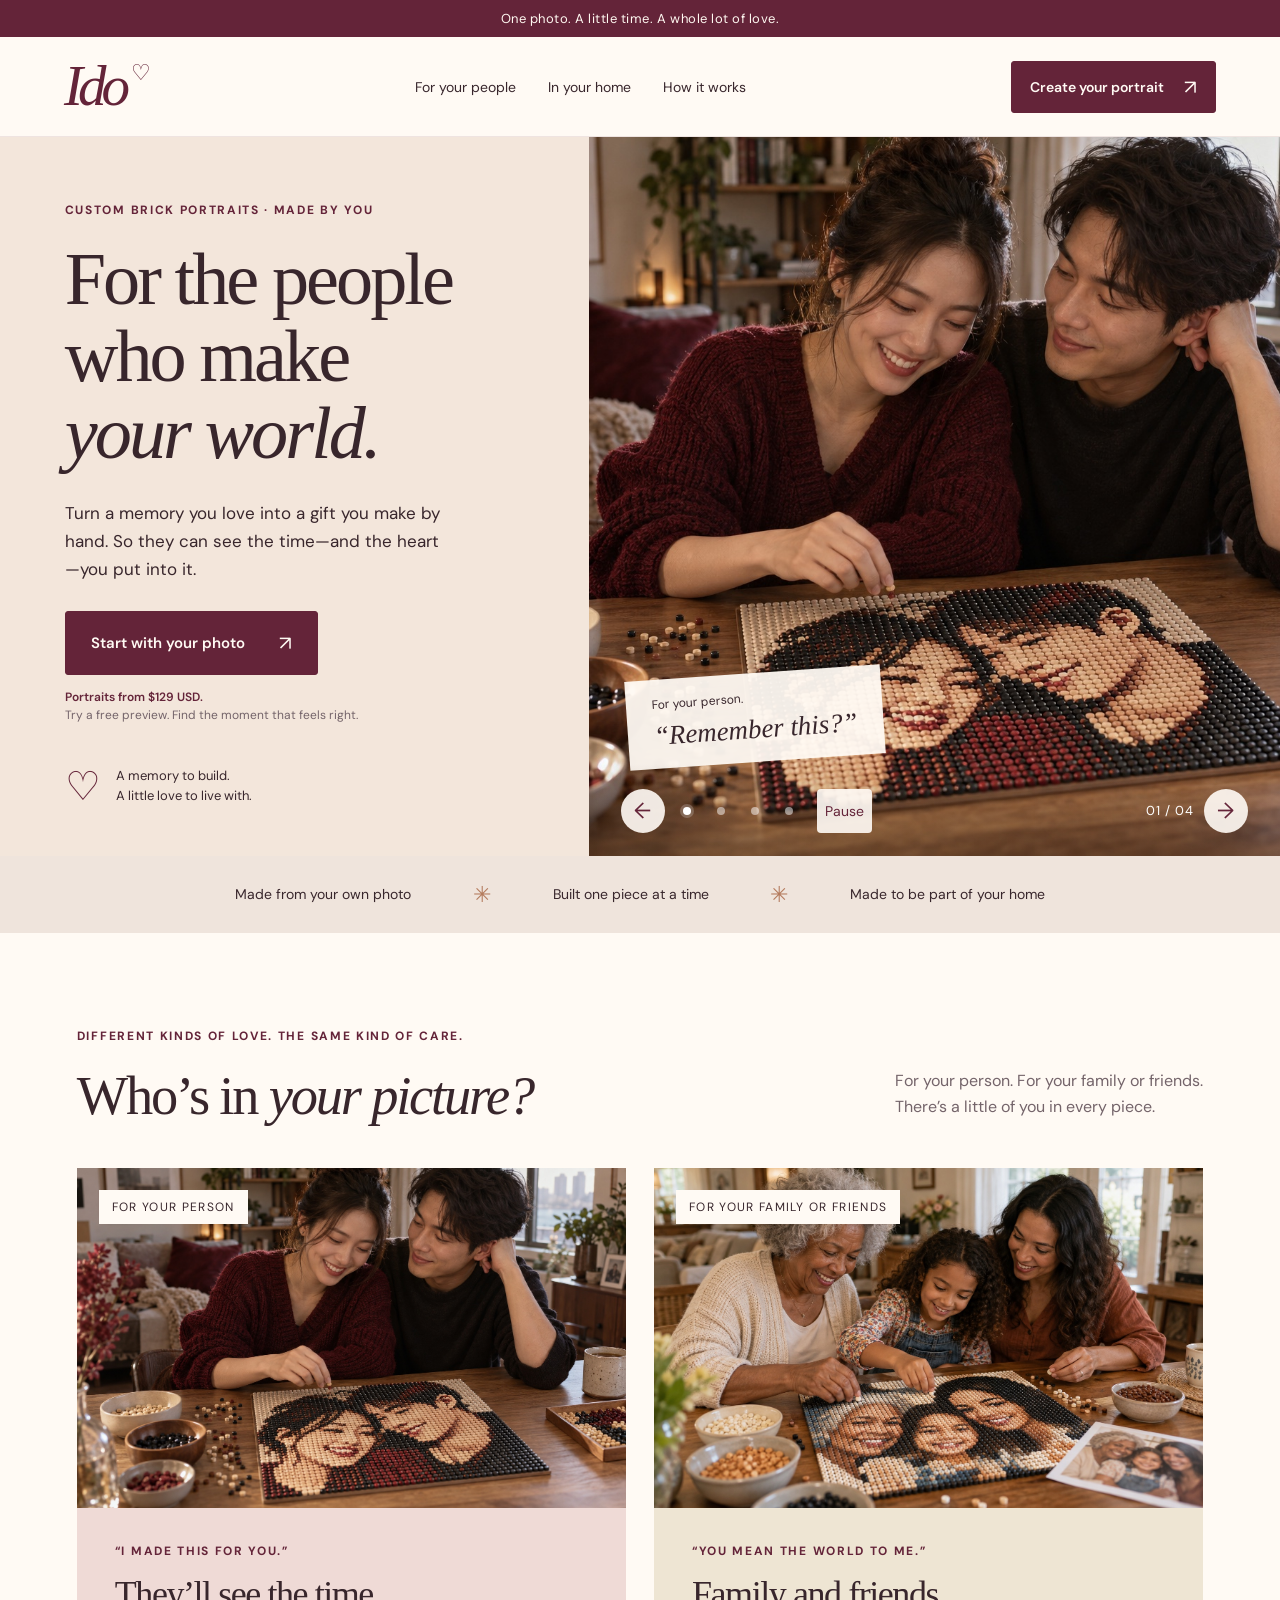
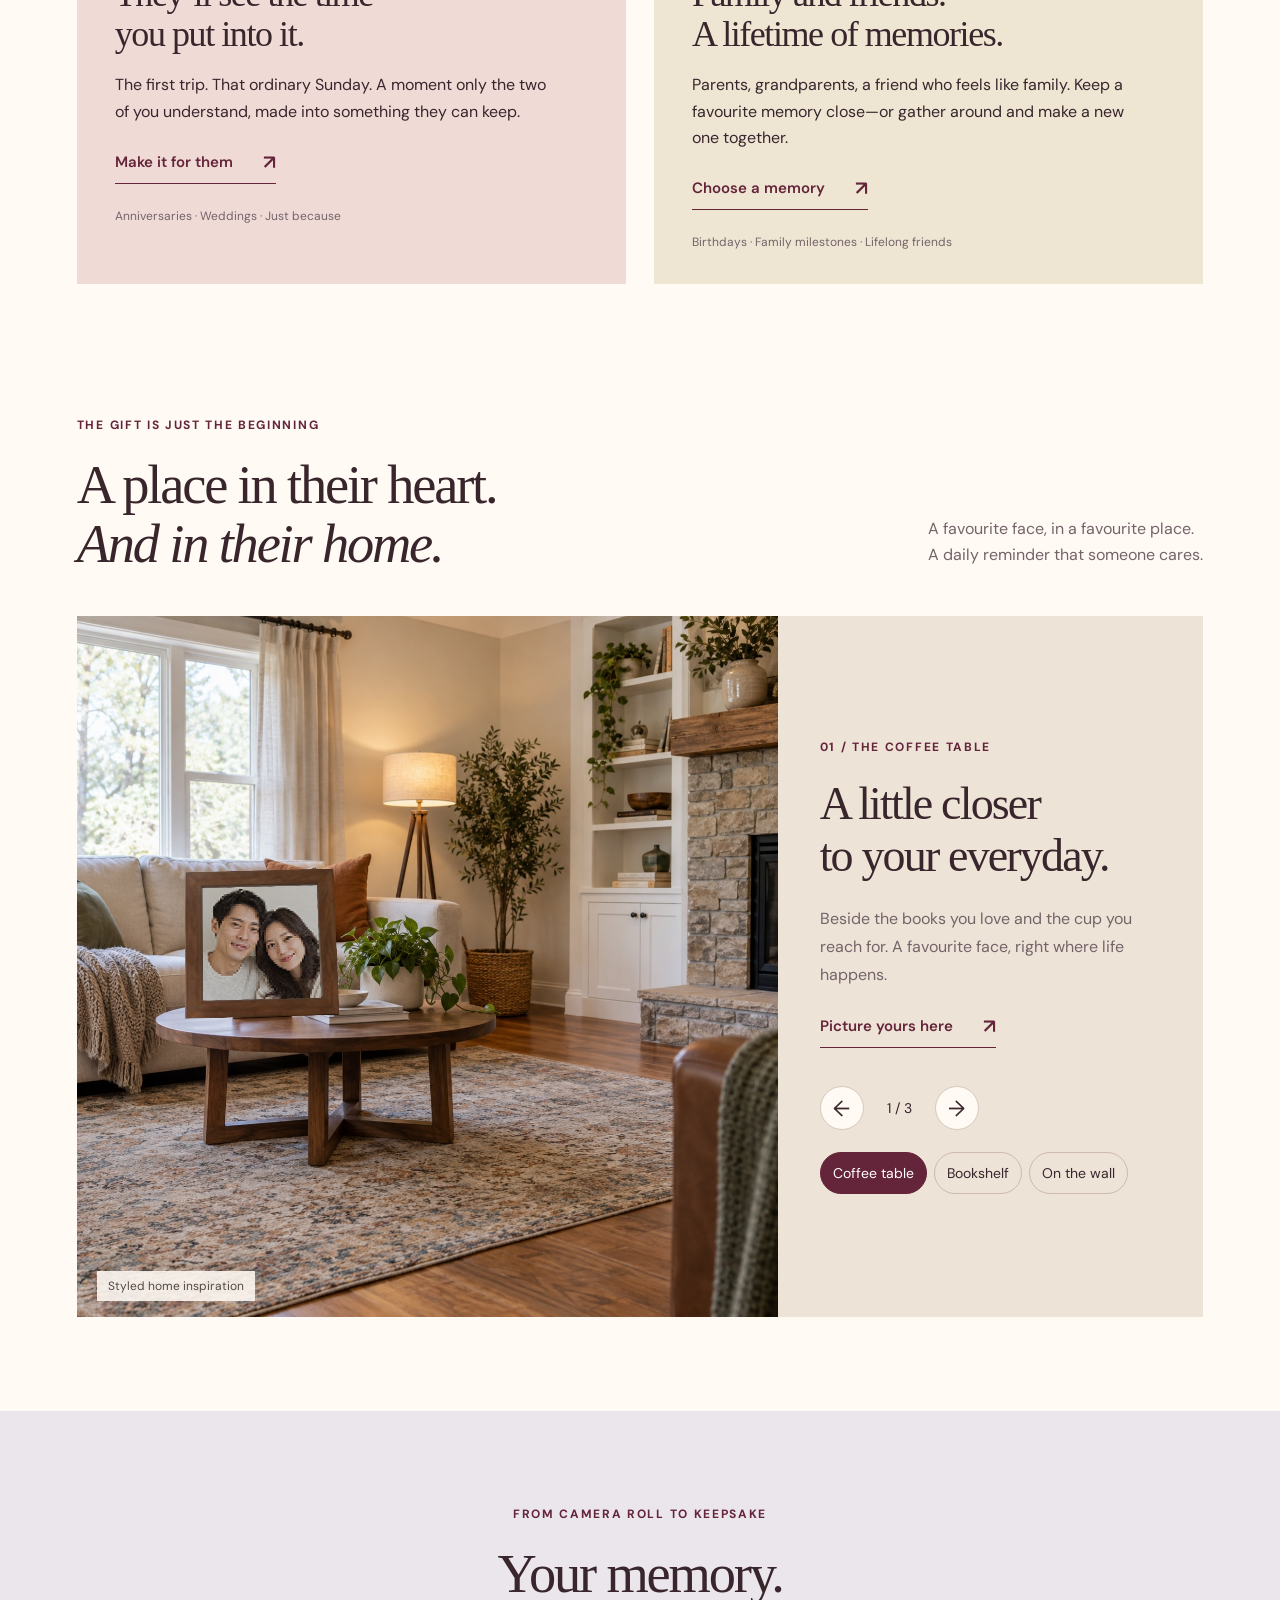
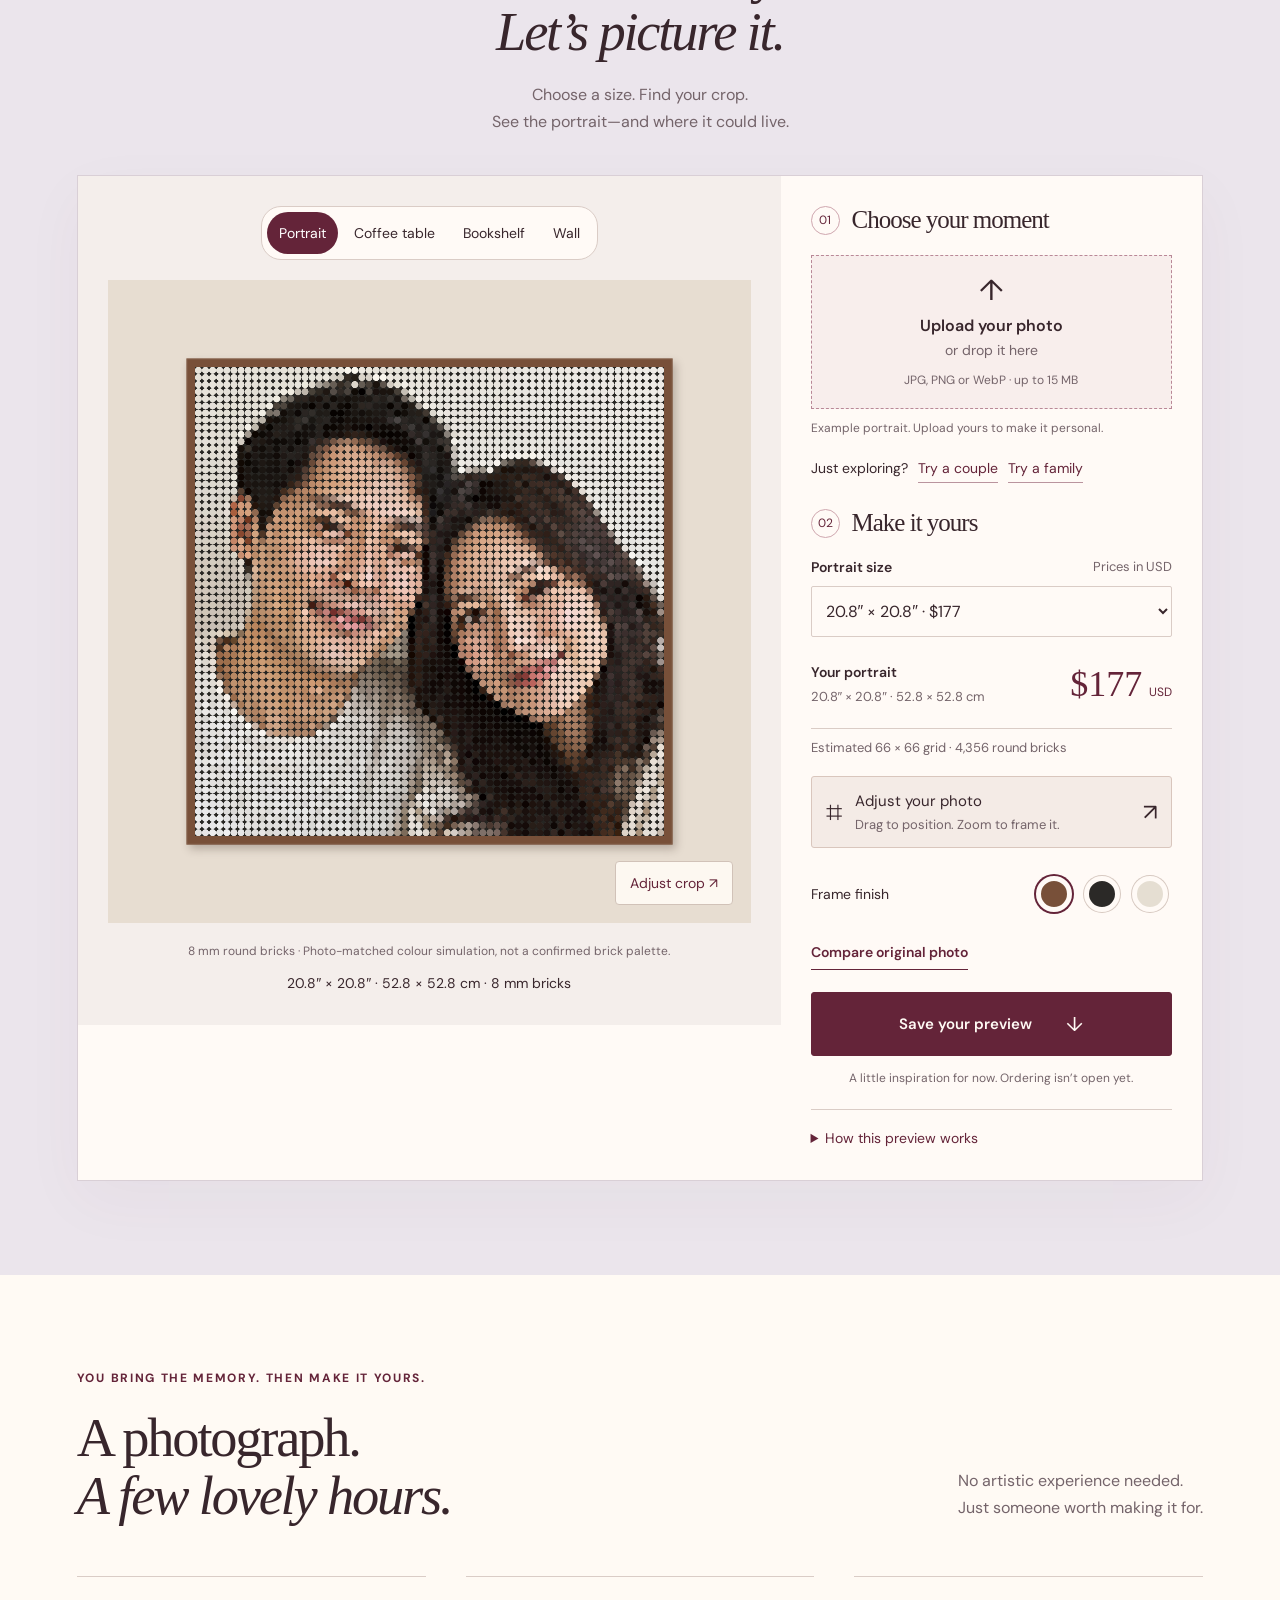
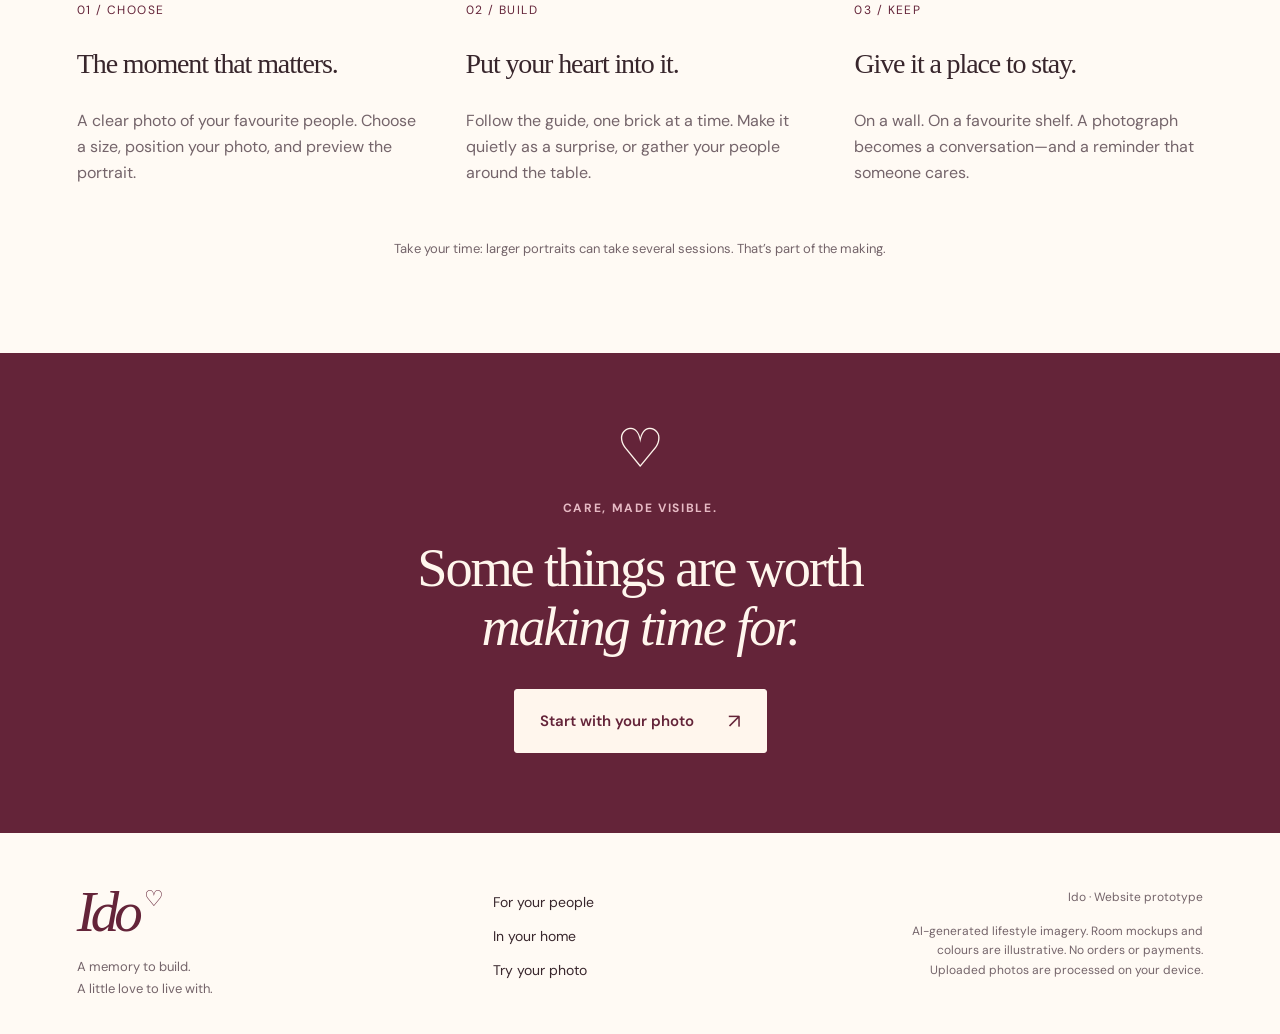
<file: index.html>
<!doctype html>
<html lang="en"><head>
<meta charset="UTF-8"><meta name="viewport" content="width=device-width, initial-scale=1"><title>Ido — Care, made visible.</title>
<meta name="description" content="Turn a meaningful photo into a custom 8 mm brick portrait you build by hand. A gift for your partner, family, friends and the moments that matter.">
<link rel="icon" href="data:image/svg+xml,%3Csvg xmlns='http://www.w3.org/2000/svg' viewBox='0 0 32 32'%3E%3Crect width='32' height='32' rx='8' fill='%23642439'/%3E%3Ctext x='8' y='25' font-family='Georgia' font-style='italic' font-size='30' fill='%23fff6eb'%3Ei%3C/text%3E%3C/svg%3E">
<link rel="preconnect" href="https://fonts.googleapis.com"><link rel="preconnect" href="https://fonts.gstatic.com" crossorigin><link href="https://fonts.googleapis.com/css2?family=DM+Sans:wght@400;500;600;700&display=swap" rel="stylesheet"><link rel="stylesheet" href="styles.css"><script src="app.js" defer></script></head><body>
<a class="skip" href="#main">Skip to content</a><div class="announcement">One photo. A little time. A whole lot of love.</div>
<header class="header"><a class="wordmark" href="#" aria-label="Ido home">Ido<span>♡</span></a><nav aria-label="Main navigation"><a href="#stories">For your people</a><a href="#at-home">In your home</a><a href="#how">How it works</a></nav><a class="button small" href="#create">Create your portrait <span aria-hidden="true">↗</span></a></header>
<main id="main"><section class="hero"><div class="hero-copy"><p class="eyebrow">CUSTOM BRICK PORTRAITS · MADE BY YOU</p><h1>For the people<br>who make<br><em>your world.</em></h1><p class="lede">Turn a memory you love into a gift you make by hand. So they can see the time—and the heart—you put into it.</p><a class="button" href="#create">Start with your photo <span aria-hidden="true">↗</span></a><p class="micro"><span id="startingPrice">Portraits from $129 USD.</span><br>Try a free preview. Find the moment that feels right.</p><div class="hero-foot"><span class="tiny-heart" aria-hidden="true">♡</span><span>A memory to build.<br>A little love to live with.</span></div></div>
<div class="hero-photo hero-carousel" role="region" aria-roledescription="carousel" aria-label="Gifts for the people you love">
<div class="hero-slide" data-hero-slide role="group" aria-roledescription="slide" aria-label="1 of 4: Your person"><img src="assets/ido-couple.jpg" alt="An Asian couple sharing a happy moment assembling their brick portrait" fetchpriority="high"><div class="photo-note"><span>For your person.</span><strong>“Remember this?”</strong></div></div>
<div class="hero-slide" data-hero-slide role="group" aria-roledescription="slide" aria-label="2 of 4: Your family" hidden><img src="assets/ido-family.jpg" alt="An Asian grandmother, daughter and child making a family keepsake together" loading="lazy"><div class="photo-note"><span>For the people who feel like home.</span><strong>“We made this together.”</strong></div></div>
<div class="hero-slide" data-hero-slide role="group" aria-roledescription="slide" aria-label="3 of 4: A dear friend" hidden><img src="assets/ido-birthday.jpg" alt="A senior Black friend receiving a brick portrait of a favourite memory for her birthday" loading="lazy"><div class="photo-note"><span>For a friend worth celebrating.</span><strong>“This is so you.”</strong></div></div>
<div class="hero-slide" data-hero-slide role="group" aria-roledescription="slide" aria-label="4 of 4: Your forever moment" hidden><img src="assets/ido-wedding.jpg" alt="A white newlywed couple enjoying a brick portrait of their wedding photograph" loading="lazy"><div class="photo-note"><span>For the day you’ll never forget.</span><strong>“Our kind of forever.”</strong></div></div>
<div class="hero-navigation"><button class="carousel-arrow" id="heroPrev" aria-label="Previous gift story">←</button><div class="hero-dots" role="group" aria-label="Choose a gift story"><button data-hero="0" aria-label="Your person" aria-pressed="true"></button><button data-hero="1" aria-label="Your family" aria-pressed="false"></button><button data-hero="2" aria-label="A dear friend" aria-pressed="false"></button><button data-hero="3" aria-label="Your forever moment" aria-pressed="false"></button></div><button id="heroPlayback" class="hero-playback" aria-label="Pause automatic gift stories">Pause</button><span id="heroCount">01 / 04</span><button class="carousel-arrow" id="heroNext" aria-label="Next gift story">→</button></div>
</div></section>
<div class="promise-strip"><span>Made from your own photo</span><i aria-hidden="true">✳</i><span>Built one piece at a time</span><i aria-hidden="true">✳</i><span>Made to be part of your home</span></div>
<section class="stories section" id="stories"><div class="section-heading"><div><p class="eyebrow">DIFFERENT KINDS OF LOVE. THE SAME KIND OF CARE.</p><h2>Who’s in <em>your picture?</em></h2></div><p>For your person. For your family or friends.<br>There’s a little of you in every piece.</p></div><div class="story-grid"><article class="story-card romance"><div class="story-image"><img src="assets/ido-couple.jpg" alt="A couple creating a portrait of a shared memory" loading="lazy"><span class="image-label">FOR YOUR PERSON</span></div><div class="story-copy"><p class="eyebrow">“I MADE THIS FOR YOU.”</p><h3>They’ll see the time<br>you put into it.</h3><p>The first trip. That ordinary Sunday. A moment only the two of you understand, made into something they can keep.</p><a class="text-button" href="#create" data-audience="romance">Make it for them <span>↗</span></a><span class="occasions">Anniversaries · Weddings · Just because</span></div></article><article class="story-card family"><div class="story-image"><img src="assets/ido-family.jpg" alt="Three generations sharing an afternoon building a family portrait" loading="lazy"><span class="image-label">FOR YOUR FAMILY OR FRIENDS</span></div><div class="story-copy"><p class="eyebrow">“YOU MEAN THE WORLD TO ME.”</p><h3>Family and friends.<br>A lifetime of memories.</h3><p>Parents, grandparents, a friend who feels like family. Keep a favourite memory close—or gather around and make a new one together.</p><a class="text-button" href="#create" data-audience="family">Choose a memory <span>↗</span></a><span class="occasions">Birthdays · Family milestones · Lifelong friends</span></div></article></div></section>
<section class="at-home section" id="at-home"><div class="section-heading"><div><p class="eyebrow">THE GIFT IS JUST THE BEGINNING</p><h2>A place in their heart.<br><em>And in their home.</em></h2></div><p>A favourite face, in a favourite place.<br>A daily reminder that someone cares.</p></div><div class="home-carousel" role="region" aria-roledescription="carousel" aria-label="Portraits around the home"><div class="home-stage"><canvas id="homeCanvas" width="2000" height="2000" role="img" aria-label="A finished brick portrait displayed on a coffee table"></canvas><span class="scene-credit">Styled home inspiration</span></div><div class="home-story"><p class="eyebrow" id="homeCategory">01 / THE COFFEE TABLE</p><h3 id="homeTitle">A little closer<br>to your everyday.</h3><p id="homeDescription">Beside the books you love and the cup you reach for. A favourite face, right where life happens.</p><a class="text-button" href="#create" id="tryHome">Picture yours here <span>↗</span></a><div class="home-navigation"><button class="carousel-arrow" id="homePrev" aria-label="Previous home setting">←</button><span id="homeCount" aria-live="polite">1 / 3</span><button class="carousel-arrow" id="homeNext" aria-label="Next home setting">→</button></div><div class="home-dots" role="group" aria-label="Choose a home setting"><button data-home="0" aria-pressed="true">Coffee table</button><button data-home="1" aria-pressed="false">Bookshelf</button><button data-home="2" aria-pressed="false">On the wall</button></div></div></div></section>
<section class="creator-section section" id="create"><div class="creator-title"><p class="eyebrow">FROM CAMERA ROLL TO KEEPSAKE</p><h2>Your memory.<br><em>Let’s picture it.</em></h2><p>Choose a size. Find your crop.<br>See the portrait—and where it could live.</p></div><div class="creator" aria-label="Portrait preview studio"><div class="preview-area"><div class="view-tabs" role="group" aria-label="Preview setting"><button data-view="portrait" aria-pressed="true">Portrait</button><button data-view="coffee" aria-pressed="false">Coffee table</button><button data-view="shelf" aria-pressed="false">Bookshelf</button><button data-view="wall" aria-pressed="false">Wall</button></div><div class="studio-display"><canvas id="previewCanvas" width="2000" height="2000" role="img" aria-label="Your photo as an 8 mm round-brick portrait"></canvas><button class="crop-overlay" id="cropFromPreview">Adjust crop ↗</button></div><p class="preview-note" id="previewNote">8 mm round bricks · Photo-matched colour simulation, not a confirmed brick palette.</p><p class="dimensions-summary" id="dimensionsSummary"></p></div><div class="controls"><div class="step-label"><span>01</span><h3>Choose your moment</h3></div><label class="upload-box" id="dropzone" tabindex="0" for="photoInput"><span class="upload-icon" aria-hidden="true">↑</span><strong>Upload your photo</strong><span>or drop it here</span><small>JPG, PNG or WebP · up to 15 MB</small></label><input id="photoInput" type="file" accept="image/jpeg,image/png,image/webp" hidden><p id="uploadStatus" class="status" role="status">Your photo stays in your browser.</p><div class="sample-row"><span>Just exploring?</span><button data-example="romance">Try a couple</button><button data-example="family">Try a family</button></div><div class="step-label"><span>02</span><h3>Make it yours</h3></div>
<div class="size-control"><label for="portraitSize">Portrait size <span class="size-currency">Prices in USD</span></label><select id="portraitSize" aria-describedby="priceSize brickSummary"><option value="40x52.8">15.7″ × 20.8″ · $129</option><option value="52.8x52.8" selected>20.8″ × 20.8″ · $177</option><option value="65.6x65.6">25.8″ × 25.8″ · $282</option><option value="52.8x78.4">20.8″ × 30.9″ · $282</option></select><div class="portrait-pricing" role="status" aria-live="polite" aria-atomic="true"><div><span class="price-label">Your portrait</span><p id="priceSize">20.8″ × 20.8″ · 52.8 × 52.8 cm</p></div><p class="price-amount"><strong id="portraitPrice">$177</strong><span>USD</span></p></div><p id="brickSummary" class="size-note">Estimated 66 × 66 grid · 4,356 round bricks</p></div><button class="crop-button" id="openCrop"><span>⌗</span><span>Adjust your photo<small>Drag to position. Zoom to frame it.</small></span><span>↗</span></button>
<div class="control-row"><span>Frame finish</span><div class="swatches" role="group" aria-label="Frame finish"><button class="swatch walnut" data-finish="walnut" aria-label="Walnut frame" aria-pressed="true"></button><button class="swatch charcoal" data-finish="charcoal" aria-label="Charcoal frame" aria-pressed="false"></button><button class="swatch ivory" data-finish="ivory" aria-label="Ivory frame" aria-pressed="false"></button></div></div><div class="preview-actions"><button id="originalToggle" class="text-button" aria-pressed="false">Compare original photo</button></div><button id="download" class="button download">Save your preview <span aria-hidden="true">↓</span></button><p class="micro">A little inspiration for now. Ordering isn’t open yet.</p><details class="preview-explainer"><summary>How this preview works</summary><p>Your selected size sets the grid. Each 8 mm cell samples the colours in that part of your photo and becomes one round brick. We preserve your crop, sharpen small facial details gently, and render crisp round studs at high resolution.</p><p>Colours are simulated directly from your photo. Actual results depend on the available brick colours, lighting and image quality. Larger sizes use more bricks, so faces can retain more detail.</p><p>Grid counts are estimates based on 8 mm spacing and the listed dimensions; the final count depends on the frame allowance. Home views are styled mockups, not measurements of your room; check furniture clearance before choosing a size.</p></details></div></div></section>
<section class="how section" id="how"><div class="section-heading"><div><p class="eyebrow">YOU BRING THE MEMORY. THEN MAKE IT YOURS.</p><h2>A photograph.<br><em>A few lovely hours.</em></h2></div><p>No artistic experience needed.<br>Just someone worth making it for.</p></div><div class="steps"><article><span>01 / CHOOSE</span><h3>The moment that matters.</h3><p>A clear photo of your favourite people. Choose a size, position your photo, and preview the portrait.</p></article><article><span>02 / BUILD</span><h3>Put your heart into it.</h3><p>Follow the guide, one brick at a time. Make it quietly as a surprise, or gather your people around the table.</p></article><article><span>03 / KEEP</span><h3>Give it a place to stay.</h3><p>On a wall. On a favourite shelf. A photograph becomes a conversation—and a reminder that someone cares.</p></article></div><p class="build-note">Take your time: larger portraits can take several sessions. That’s part of the making.</p></section>
<section class="closing"><span class="closing-heart" aria-hidden="true">♡</span><p class="eyebrow">CARE, MADE VISIBLE.</p><h2>Some things are worth<br><em>making time for.</em></h2><a class="button light" href="#create">Start with your photo <span aria-hidden="true">↗</span></a></section></main>
<footer><div><a class="wordmark" href="#">Ido<span>♡</span></a><p>A memory to build.<br>A little love to live with.</p></div><div class="footer-links"><a href="#stories">For your people</a><a href="#at-home">In your home</a><a href="#create">Try your photo</a></div><div class="footer-note"><p>Ido · Website prototype</p><p>AI-generated lifestyle imagery. Room mockups and colours are illustrative. No orders or payments.<br>Uploaded photos are processed on your device.</p></div></footer>
<dialog id="cropDialog" aria-labelledby="cropTitle"><div class="crop-dialog-inner"><div class="crop-dialog-heading"><div><p class="eyebrow">MAKE ROOM FOR WHAT MATTERS</p><h2 id="cropTitle">Find your frame.</h2></div><button id="closeCrop" class="close-button" aria-label="Cancel crop">×</button></div><p class="crop-help" id="cropHelp">Drag the photo to position it. Pinch or use + / − to zoom.</p><div class="crop-workspace"><div id="cropViewport" tabindex="0" role="group" aria-label="Crop photo. Drag to move, arrow keys to reposition, plus or minus to zoom." aria-describedby="cropHelp"><canvas id="cropCanvas" width="600" height="600" role="img" aria-label="Photo crop preview"></canvas><div class="crop-thirds" aria-hidden="true"></div></div></div><div class="crop-toolbar"><button id="zoomOut" aria-label="Zoom out">−</button><output id="zoomValue" aria-live="polite">100%</output><button id="zoomIn" aria-label="Zoom in">+</button><button id="resetCrop">Reset</button><span id="cropSizeLabel"></span></div><div class="crop-dialog-actions"><button id="cancelCrop" class="subtle-button">Cancel</button><button id="applyCrop" class="button">Use this crop</button></div></div></dialog>
</body></html>
</file>
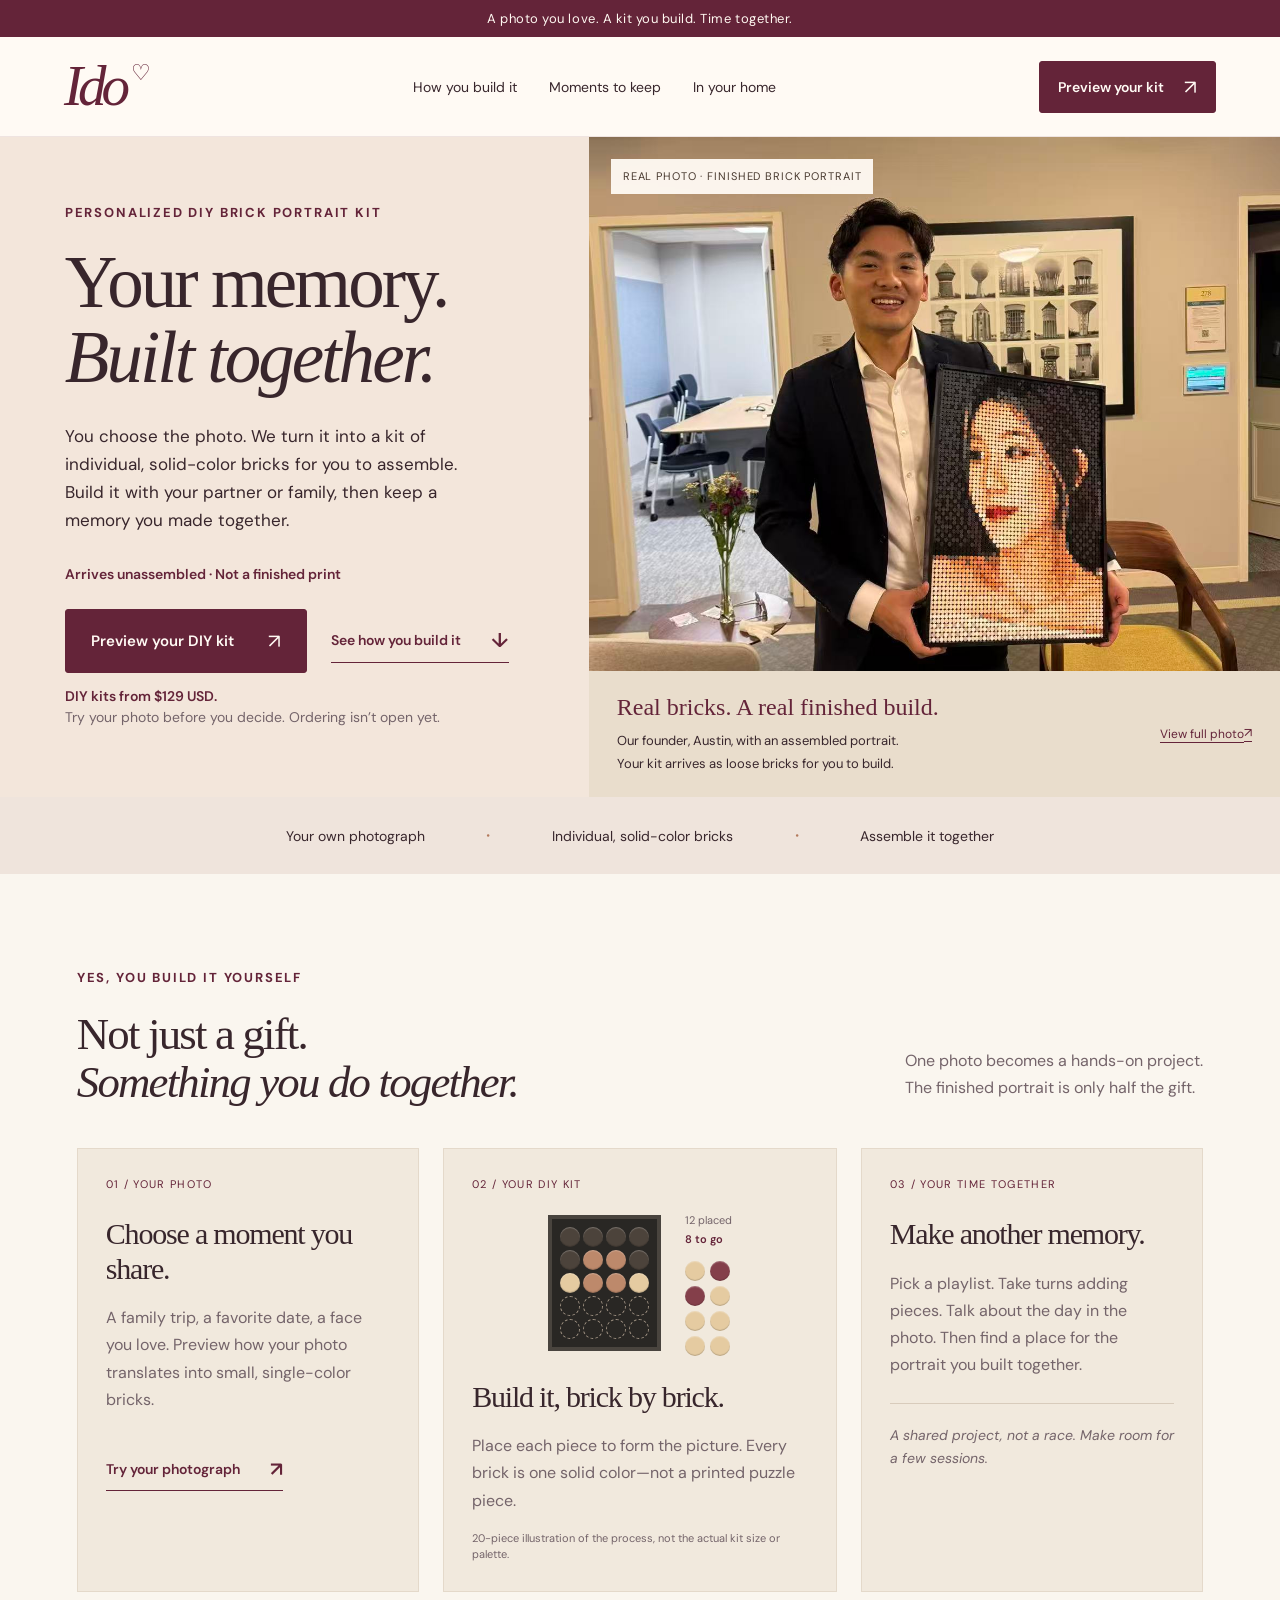
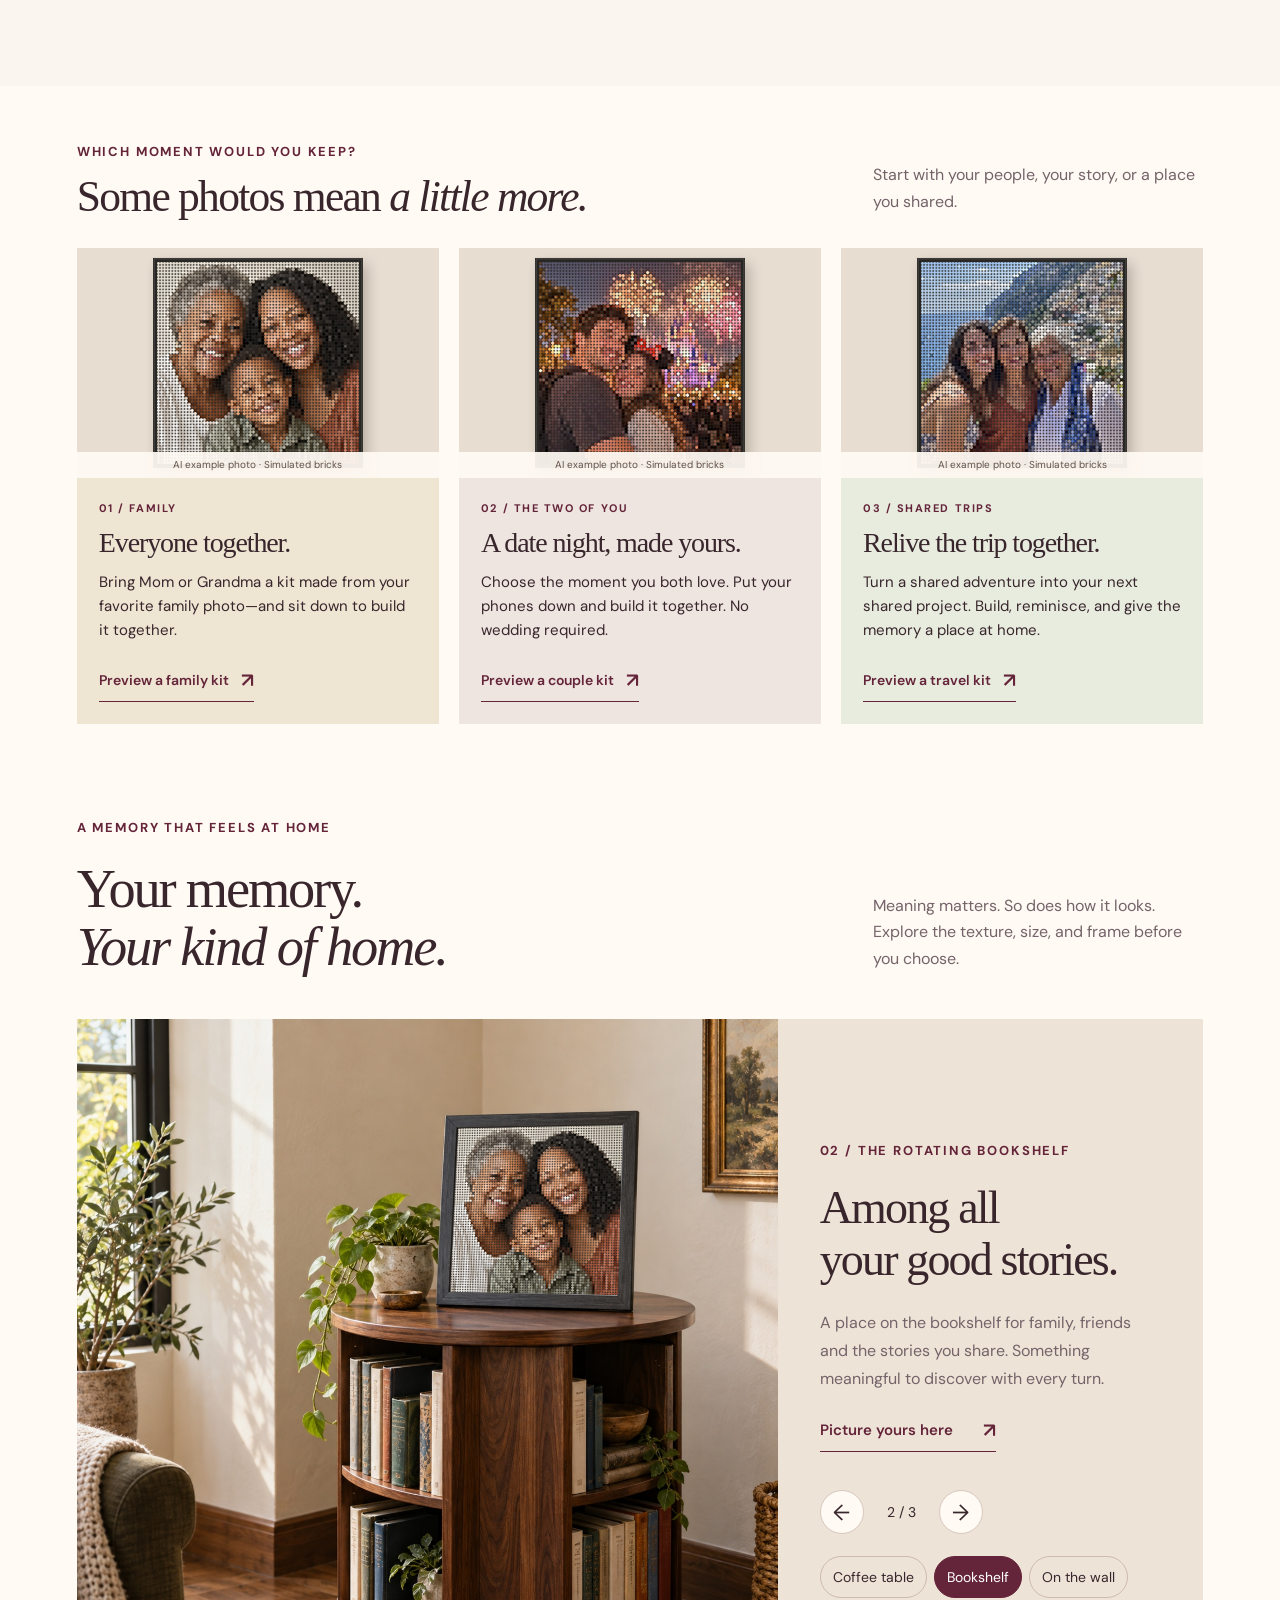
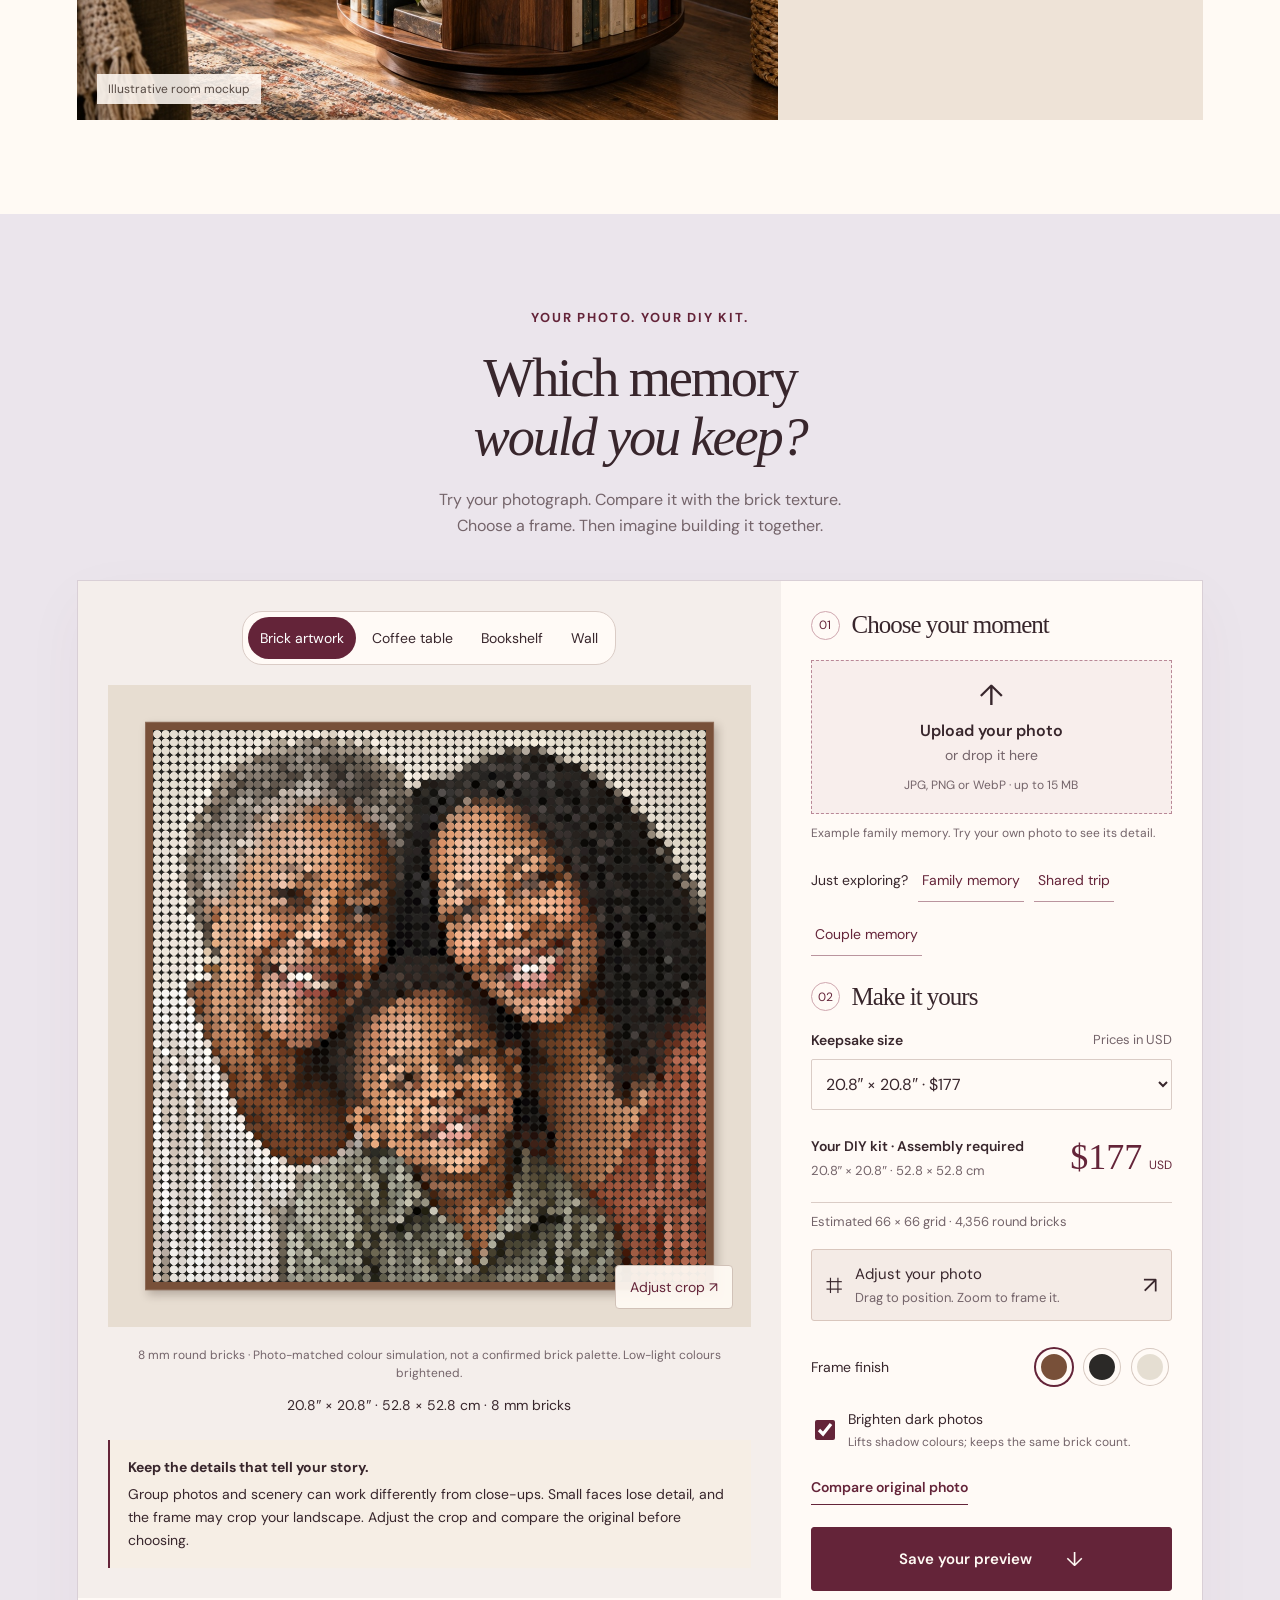
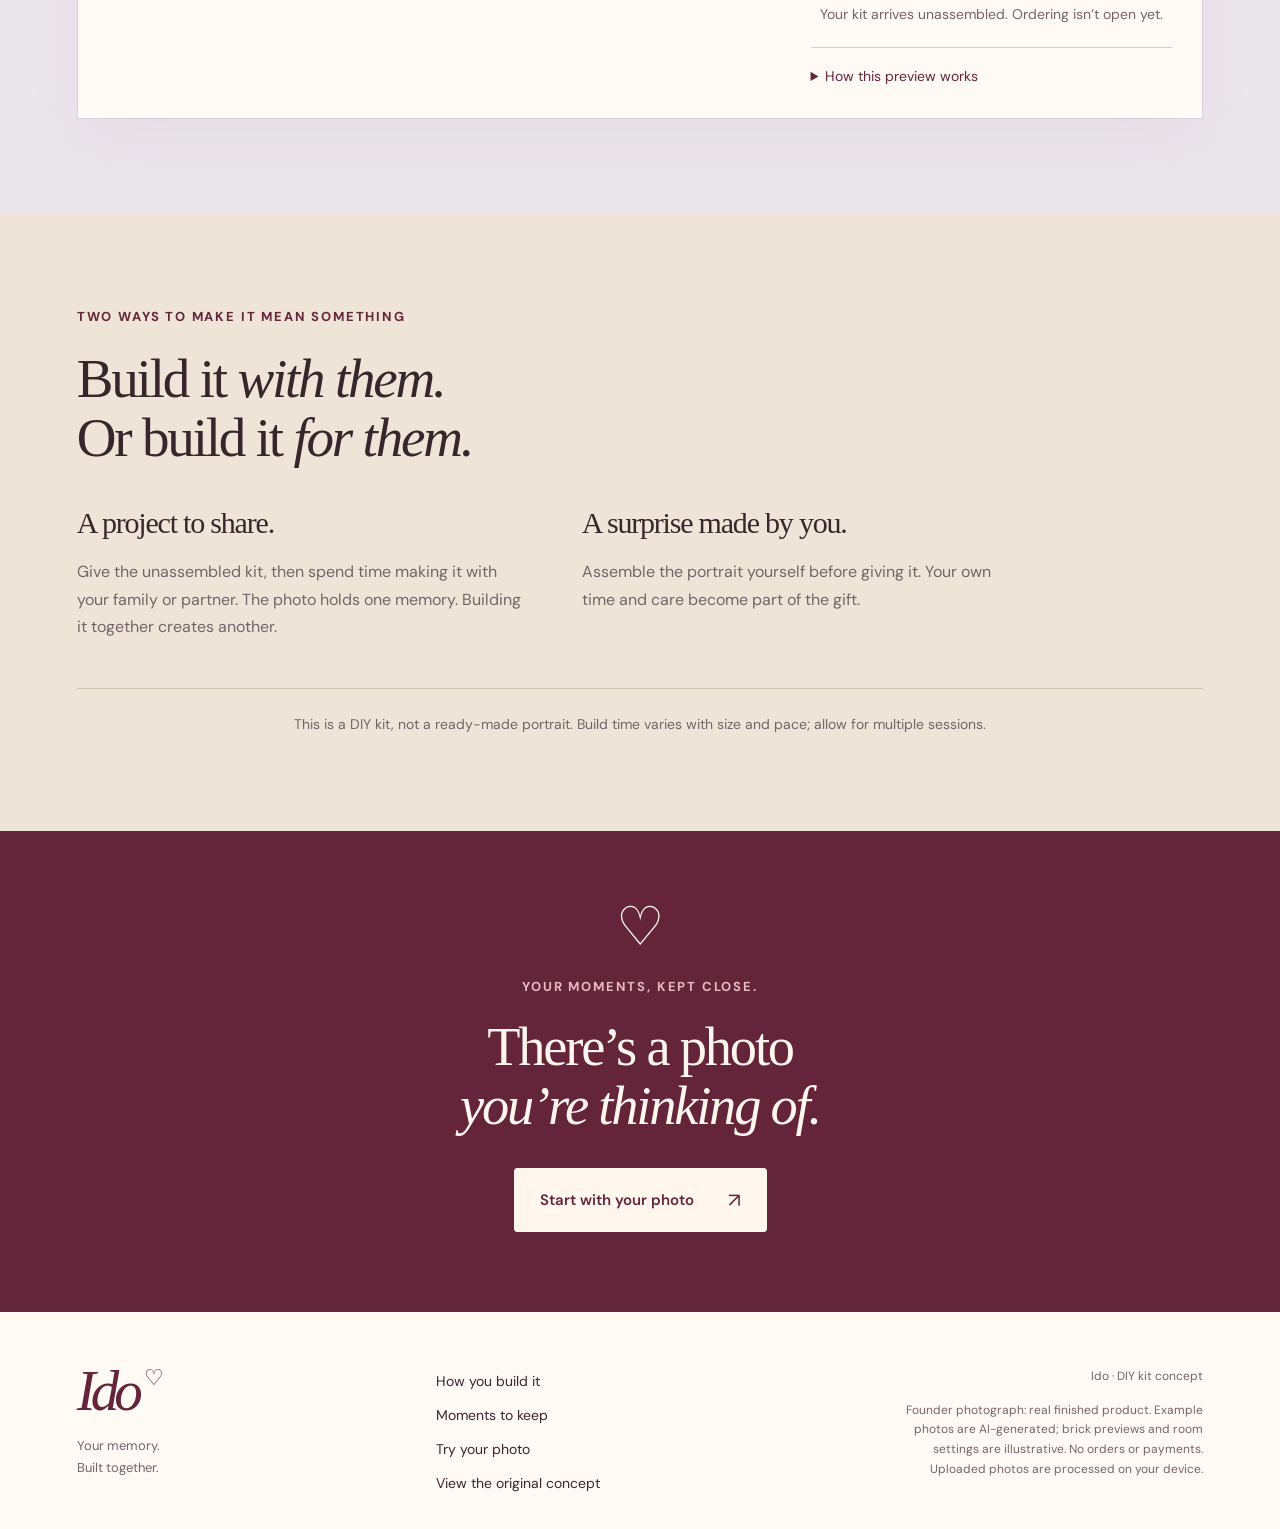
<file: memories/index.html>
<!doctype html>
<html lang="en"><head>
<meta charset="UTF-8"><meta name="viewport" content="width=device-width, initial-scale=1"><title>Ido — Your memory. Built together.</title>
<meta name="description" content="Turn your photo into a personalized DIY brick portrait kit. Assemble individual solid-color bricks with your family or partner, then display the memory you built together.">
<link rel="icon" href="data:image/svg+xml,%3Csvg xmlns='http://www.w3.org/2000/svg' viewBox='0 0 32 32'%3E%3Crect width='32' height='32' rx='8' fill='%23642439'/%3E%3Ctext x='8' y='25' font-family='Georgia' font-style='italic' font-size='30' fill='%23fff6eb'%3Ei%3C/text%3E%3C/svg%3E">
<link rel="preconnect" href="https://fonts.googleapis.com"><link rel="preconnect" href="https://fonts.gstatic.com" crossorigin><link href="https://fonts.googleapis.com/css2?family=DM+Sans:wght@400;500;600;700&display=swap" rel="stylesheet"><link rel="stylesheet" href="../styles.css"><link rel="stylesheet" href="memories.css"><script src="app.js" defer></script></head><body class="memory-version">
<a class="skip" href="#main">Skip to content</a><div class="announcement">A photo you love. A kit you build. Time together.</div>
<header class="header"><a class="wordmark" href="#" aria-label="Ido home">Ido<span>♡</span></a><nav aria-label="Main navigation"><a href="#how">How you build it</a><a href="#stories">Moments to keep</a><a href="#at-home">In your home</a></nav><a class="button small" href="#create">Preview your kit <span aria-hidden="true">↗</span></a></header>
<main id="main"><section class="hero"><div class="hero-copy"><p class="eyebrow">PERSONALIZED DIY BRICK PORTRAIT KIT</p><h1>Your memory.<br><em>Built together.</em></h1><p class="lede">You choose the photo. We turn it into a kit of individual, solid-color bricks for you to assemble. Build it with your partner or family, then keep a memory you made together.</p><p class="kit-disclosure">Arrives unassembled · Not a finished print</p><div class="hero-actions"><a class="button" href="#create">Preview your DIY kit <span aria-hidden="true">↗</span></a><a class="text-button" href="#how">See how you build it <span aria-hidden="true">↓</span></a></div><p class="micro"><span id="startingPrice">DIY kits from $129 USD.</span><br>Try your photo before you decide. Ordering isn’t open yet.</p></div>
<figure class="founder-proof"><div class="founder-photo-window"><img src="../assets/founder-real-portrait.jpg" alt="Austin, Ido’s founder, holding a real finished portrait assembled from individual solid-color round bricks" width="1279" height="1706" fetchpriority="high"><span class="proof-label">REAL PHOTO · FINISHED BRICK PORTRAIT</span></div><figcaption><div><strong>Real bricks. A real finished build.</strong><span>Our founder, Austin, with an assembled portrait.<br>Your kit arrives as loose bricks for you to build.</span></div><a href="../assets/founder-real-portrait.jpg" target="_blank" rel="noopener">View full photo <span aria-hidden="true">↗</span><span class="sr-only"> (opens in a new tab)</span></a></figcaption></figure></section>
<div class="promise-strip"><span>Your own photograph</span><i aria-hidden="true">·</i><span>Individual, solid-color bricks</span><i aria-hidden="true">·</i><span>Assemble it together</span></div>
<section class="kit-explainer section" id="how"><div class="section-heading"><div><p class="eyebrow">YES, YOU BUILD IT YOURSELF</p><h2>Not just a gift.<br><em>Something you do together.</em></h2></div><p>One photo becomes a hands-on project.<br>The finished portrait is only half the gift.</p></div><div class="kit-journey"><article><span class="journey-number">01 / YOUR PHOTO</span><h3>Choose a moment you share.</h3><p>A family trip, a favorite date, a face you love. Preview how your photo translates into small, single-color bricks.</p><a class="text-button" href="#create">Try your photograph <span aria-hidden="true">↗</span></a></article><article class="assembly-card"><span class="journey-number">02 / YOUR DIY KIT</span><div class="assembly-demo" role="img" aria-label="Simplified 20-piece assembly diagram: 12 solid-color bricks placed on the board and 8 matching loose bricks remaining"><div class="demo-board"><i class="brick dark"></i><i class="brick dark"></i><i class="brick dark"></i><i class="brick dark"></i><i class="brick dark"></i><i class="brick clay"></i><i class="brick clay"></i><i class="brick dark"></i><i class="brick cream"></i><i class="brick clay"></i><i class="brick clay"></i><i class="brick cream"></i><i class="brick empty"></i><i class="brick empty"></i><i class="brick empty"></i><i class="brick empty"></i><i class="brick empty"></i><i class="brick empty"></i><i class="brick empty"></i><i class="brick empty"></i></div><div class="demo-remaining"><span>12 placed<br><strong>8 to go</strong></span><div class="demo-loose"><i class="brick cream"></i><i class="brick wine"></i><i class="brick wine"></i><i class="brick cream"></i><i class="brick cream"></i><i class="brick cream"></i><i class="brick cream"></i><i class="brick cream"></i></div></div></div><h3>Build it, brick by brick.</h3><p>Place each piece to form the picture. Every brick is one solid color—not a printed puzzle piece.</p><small>20-piece illustration of the process, not the actual kit size or palette.</small></article><article><span class="journey-number">03 / YOUR TIME TOGETHER</span><h3>Make another memory.</h3><p>Pick a playlist. Take turns adding pieces. Talk about the day in the photo. Then find a place for the portrait you built together.</p><p class="journey-note">A shared project, not a race. Make room for a few sessions.</p></article></div></section>
<section class="stories section" id="stories"><div class="section-heading"><div><p class="eyebrow">WHICH MOMENT WOULD YOU KEEP?</p><h2>Some photos mean <em>a little more.</em></h2></div><p>Start with your people, your story, or a place you shared.</p></div><div class="story-grid">
<article class="story-card family"><div class="story-image"><canvas data-story-mosaic="family" width="640" height="500" role="img" aria-label="Illustrative family photo rendered as individual solid-color bricks"></canvas><span class="example-label">AI example photo · Simulated bricks</span></div><div class="story-copy"><p class="eyebrow">01 / FAMILY</p><h3>Everyone together.</h3><p>Bring Mom or Grandma a kit made from your favorite family photo—and sit down to build it together.</p><a class="text-button" href="#create" data-audience="family">Preview a family kit <span aria-hidden="true">↗</span></a></div></article>
<article class="story-card couple"><div class="story-image"><canvas data-story-mosaic="couple" width="640" height="500" role="img" aria-label="Illustrative fireworks date photo rendered as individual solid-color bricks"></canvas><span class="example-label">AI example photo · Simulated bricks</span></div><div class="story-copy"><p class="eyebrow">02 / THE TWO OF YOU</p><h3>A date night, made yours.</h3><p>Choose the moment you both love. Put your phones down and build it together. No wedding required.</p><a class="text-button" href="#create" data-audience="couple">Preview a couple kit <span aria-hidden="true">↗</span></a></div></article>
<article class="story-card travel"><div class="story-image"><canvas data-story-mosaic="travel" width="640" height="500" role="img" aria-label="Illustrative family travel photo rendered as individual solid-color bricks"></canvas><span class="example-label">AI example photo · Simulated bricks</span></div><div class="story-copy"><p class="eyebrow">03 / SHARED TRIPS</p><h3>Relive the trip together.</h3><p>Turn a shared adventure into your next shared project. Build, reminisce, and give the memory a place at home.</p><a class="text-button" href="#create" data-audience="travel">Preview a travel kit <span aria-hidden="true">↗</span></a></div></article>
</div></section>
<section class="at-home section" id="at-home"><div class="section-heading"><div><p class="eyebrow">A MEMORY THAT FEELS AT HOME</p><h2>Your memory.<br><em>Your kind of home.</em></h2></div><p>Meaning matters. So does how it looks.<br>Explore the texture, size, and frame before you choose.</p></div><div class="home-carousel" role="region" aria-roledescription="carousel" aria-label="Memories around the home"><div class="home-stage"><canvas id="homeCanvas" width="2000" height="2000" role="img" aria-label="A finished brick keepsake in a home setting"></canvas><span class="scene-credit">Illustrative room mockup</span></div><div class="home-story"><p class="eyebrow" id="homeCategory">01 / THE COFFEE TABLE</p><h3 id="homeTitle">A familiar moment.<br>Part of every day.</h3><p id="homeDescription">On a shelf or beside a favorite chair. A shared memory with a place in everyday life.</p><a class="text-button" href="#create" id="tryHome">Picture yours here <span>↗</span></a><div class="home-navigation"><button class="carousel-arrow" id="homePrev" aria-label="Previous home setting">←</button><span id="homeCount" aria-live="polite">1 / 3</span><button class="carousel-arrow" id="homeNext" aria-label="Next home setting">→</button></div><div class="home-dots" role="group" aria-label="Choose a home setting"><button data-home="0" aria-pressed="true">Coffee table</button><button data-home="1" aria-pressed="false">Bookshelf</button><button data-home="2" aria-pressed="false">On the wall</button></div></div></div></section>
<section class="creator-section section" id="create"><div class="creator-title"><p class="eyebrow">YOUR PHOTO. YOUR DIY KIT.</p><h2>Which memory<br><em>would you keep?</em></h2><p>Try your photograph. Compare it with the brick texture.<br>Choose a frame. Then imagine building it together.</p></div><div class="creator" aria-label="Memory keepsake preview studio"><div class="preview-area"><div class="view-tabs" role="group" aria-label="Preview setting"><button data-view="portrait" aria-pressed="true">Brick artwork</button><button data-view="coffee" aria-pressed="false">Coffee table</button><button data-view="shelf" aria-pressed="false">Bookshelf</button><button data-view="wall" aria-pressed="false">Wall</button></div><div class="studio-display"><canvas id="previewCanvas" width="2000" height="2000" role="img" aria-label="Your photograph as an 8 mm round-brick keepsake"></canvas><button class="crop-overlay" id="cropFromPreview">Adjust crop ↗</button></div><p class="preview-note" id="previewNote">8 mm round bricks · Photo-matched colour simulation, not a confirmed brick palette.</p><p class="dimensions-summary" id="dimensionsSummary"></p><aside class="photo-guidance"><strong>Keep the details that tell your story.</strong><p>Group photos and scenery can work differently from close-ups. Small faces lose detail, and the frame may crop your landscape. Adjust the crop and compare the original before choosing.</p></aside></div><div class="controls"><div class="step-label"><span>01</span><h3>Choose your moment</h3></div><label class="upload-box" id="dropzone" tabindex="0" for="photoInput"><span class="upload-icon" aria-hidden="true">↑</span><strong>Upload your photo</strong><span>or drop it here</span><small>JPG, PNG or WebP · up to 15 MB</small></label><input id="photoInput" type="file" accept="image/jpeg,image/png,image/webp" hidden><p id="uploadStatus" class="status" role="status">Your photo stays in your browser.</p><div class="sample-row"><span>Just exploring?</span><button data-example="family">Family memory</button><button data-example="travel">Shared trip</button><button data-example="couple">Couple memory</button></div><div class="step-label"><span>02</span><h3>Make it yours</h3></div>
<div class="size-control"><label for="portraitSize">Keepsake size <span class="size-currency">Prices in USD</span></label><select id="portraitSize" aria-describedby="priceSize brickSummary"><option value="40x52.8">15.7″ × 20.8″ · $129</option><option value="52.8x52.8" selected>20.8″ × 20.8″ · $177</option><option value="65.6x65.6">25.8″ × 25.8″ · $282</option><option value="52.8x78.4">20.8″ × 30.9″ · $282</option></select><div class="portrait-pricing" role="status" aria-live="polite" aria-atomic="true"><div><span class="price-label">Your DIY kit · Assembly required</span><p id="priceSize">20.8″ × 20.8″ · 52.8 × 52.8 cm</p></div><p class="price-amount"><strong id="portraitPrice">$177</strong><span>USD</span></p></div><p id="brickSummary" class="size-note">Estimated 66 × 66 grid · 4,356 round bricks</p></div><button class="crop-button" id="openCrop"><span>⌗</span><span>Adjust your photo<small>Drag to position. Zoom to frame it.</small></span><span>↗</span></button>
<div class="control-row"><span>Frame finish</span><div class="swatches" role="group" aria-label="Frame finish"><button class="swatch walnut" data-finish="walnut" aria-label="Walnut frame" aria-pressed="true"></button><button class="swatch charcoal" data-finish="charcoal" aria-label="Charcoal frame" aria-pressed="false"></button><button class="swatch ivory" data-finish="ivory" aria-label="Ivory frame" aria-pressed="false"></button></div></div><label class="photo-enhancement"><input id="brightenPhoto" type="checkbox" checked><span>Brighten dark photos<small>Lifts shadow colours; keeps the same brick count.</small></span></label><div class="preview-actions"><button id="originalToggle" class="text-button" aria-pressed="false">Compare original photo</button></div><button id="download" class="button download">Save your preview <span aria-hidden="true">↓</span></button><p class="micro">Your kit arrives unassembled. Ordering isn’t open yet.</p><details class="preview-explainer"><summary>How this preview works</summary><p>Your selected size sets the grid. Each 8 mm cell samples the colours in that part of your photo and becomes one round brick. Each brick has one solid colour, not a printed fragment of the photo. The optional low-light correction lifts shadow colours before sampling; mild sharpening emphasizes edges without adding more bricks.</p><p>Colours are simulated directly from your photo. Actual results depend on the available brick colours, lighting and image quality. At the smallest size, 50 × 66 bricks provide only 3,300 colour samples for the whole scene. Small faces and distant details may remain simplified. Larger sizes use more bricks, so faces can retain more detail.</p><p>Grid counts are estimates based on 8 mm spacing and the listed dimensions; the final count depends on the frame allowance. Home views are styled mockups, not measurements of your room; check furniture clearance before choosing a size.</p></details></div></div></section>
<section class="together-section section" id="together"><p class="eyebrow">TWO WAYS TO MAKE IT MEAN SOMETHING</p><h2>Build it <em>with them.</em><br>Or build it <em>for them.</em></h2><div class="build-modes"><article><h3>A project to share.</h3><p>Give the unassembled kit, then spend time making it with your family or partner. The photo holds one memory. Building it together creates another.</p></article><article><h3>A surprise made by you.</h3><p>Assemble the portrait yourself before giving it. Your own time and care become part of the gift.</p></article></div><p class="build-note">This is a DIY kit, not a ready-made portrait. Build time varies with size and pace; allow for multiple sessions.</p></section>
<section class="closing"><span class="closing-heart" aria-hidden="true">♡</span><p class="eyebrow">YOUR MOMENTS, KEPT CLOSE.</p><h2>There’s a photo<br><em>you’re thinking of.</em></h2><a class="button light" href="#create">Start with your photo <span aria-hidden="true">↗</span></a></section></main>
<footer><div><a class="wordmark" href="#">Ido<span>♡</span></a><p>Your memory.<br>Built together.</p></div><div class="footer-links"><a href="#how">How you build it</a><a href="#stories">Moments to keep</a><a href="#create">Try your photo</a><a href="../">View the original concept</a></div><div class="footer-note"><p>Ido · DIY kit concept</p><p>Founder photograph: real finished product. Example photos are AI-generated; brick previews and room settings are illustrative. No orders or payments.<br>Uploaded photos are processed on your device.</p></div></footer>
<dialog id="cropDialog" aria-labelledby="cropTitle"><div class="crop-dialog-inner"><div class="crop-dialog-heading"><div><p class="eyebrow">MAKE ROOM FOR WHAT MATTERS</p><h2 id="cropTitle">Find your frame.</h2></div><button id="closeCrop" class="close-button" aria-label="Cancel crop">×</button></div><p class="crop-help" id="cropHelp">Drag the photo to position it. Pinch or use + / − to zoom.</p><div class="crop-workspace"><div id="cropViewport" tabindex="0" role="group" aria-label="Crop photo. Drag to move, arrow keys to reposition, plus or minus to zoom." aria-describedby="cropHelp"><canvas id="cropCanvas" width="600" height="600" role="img" aria-label="Photo crop preview"></canvas><div class="crop-thirds" aria-hidden="true"></div></div></div><div class="crop-toolbar"><button id="zoomOut" aria-label="Zoom out">−</button><output id="zoomValue" aria-live="polite">100%</output><button id="zoomIn" aria-label="Zoom in">+</button><button id="resetCrop">Reset</button><span id="cropSizeLabel"></span></div><div class="crop-dialog-actions"><button id="cancelCrop" class="subtle-button">Cancel</button><button id="applyCrop" class="button">Use this crop</button></div></div></dialog>
</body></html>
</file>
<file: styles.css>
:root{--wine:#642439;--ink:#38262c;--paper:#fffaf4;--muted:#74646a;--line:#daccc6;--frame:#785039;font-family:'DM Sans',Arial,sans-serif;color:var(--ink);background:var(--paper);font-synthesis:none;scroll-behavior:smooth}*{box-sizing:border-box}body{margin:0}button,input,select{font:inherit}button,a,input,select{-webkit-tap-highlight-color:transparent}button{cursor:pointer;color:inherit}button:disabled{cursor:wait;opacity:.6}a{color:inherit;text-decoration:none}img{display:block;width:100%;object-fit:cover}h1,h2,h3,p{margin-top:0}h1,h2,h3{font-family:Georgia,'Times New Roman',serif;font-weight:400;letter-spacing:-.04em}h1{font-size:clamp(58px,5.8vw,90px);line-height:1.04;margin-bottom:26px}h2{font-size:clamp(40px,4.25vw,64px);line-height:1.08;margin-bottom:0}h3{font-size:36px;line-height:1.12}em{font-weight:400}p{line-height:1.65}a,button,input,select{touch-action:manipulation}:focus-visible{outline:3px solid #b25731;outline-offset:5px}.skip{position:absolute;left:16px;top:-100px;padding:12px;background:white;z-index:100}.skip:focus{top:10px}.announcement{text-align:center;background:var(--wine);color:#fff8f1;padding:10px 16px;font-size:13px;letter-spacing:.04em}.header{height:100px;display:flex;align-items:center;justify-content:space-between;padding:0 5%;gap:24px;border-bottom:1px solid rgba(100,36,57,.1)}.wordmark{font:italic 57px/.85 Georgia,serif;letter-spacing:-5px;display:inline-flex;align-items:start;color:var(--wine)}.wordmark span{font:22px/1 Georgia;letter-spacing:0;margin-left:6px}.header nav{display:flex;gap:32px;font-size:14px}.header nav a:hover{color:var(--wine);text-decoration:underline;text-underline-offset:7px}.button{display:inline-flex;align-items:center;justify-content:center;gap:34px;padding:18px 25px;border:1px solid var(--wine);background:var(--wine);color:var(--paper);font-size:15px;font-weight:600;border-radius:3px;min-height:54px;transition:background .2s,transform .2s}.button:hover{background:#853951;transform:translateY(-2px)}.button span{font-size:20px;font-weight:400}.button.small{padding:12px 18px;font-size:14px;min-height:46px;gap:20px}.hero{display:grid;grid-template-columns:46% 54%;min-height:660px;background:#f3e6db}.hero-copy{padding:64px 10% 40px 11%;align-self:center}.eyebrow{font-size:12px;letter-spacing:.14em;font-weight:700;margin-bottom:22px;line-height:1.5;color:var(--wine)}.lede{font-size:17px;max-width:380px;margin-bottom:28px;line-height:1.65}.micro{font-size:12px;color:var(--muted);margin:13px 0;line-height:1.5}.hero-foot{display:flex;align-items:center;gap:15px;font-size:13px;line-height:1.5;margin-top:32px}.tiny-heart{font-size:40px;color:var(--wine)}.hero-photo{position:relative;min-height:680px;overflow:hidden}.hero-photo>img{height:100%;position:absolute;object-position:55% 50%}.photo-note{position:absolute;bottom:44px;left:38px;background:#fffaf4f0;padding:17px 26px;transform:rotate(-4deg);box-shadow:0 5px 30px #38262c20}.photo-note span{display:block;font-size:12px;margin-bottom:8px}.photo-note strong{font:italic 30px Georgia}.image-index{position:absolute;right:22px;bottom:23px;color:white;font-size:12px;letter-spacing:.14em;text-shadow:0 1px 4px #000}.promise-strip{display:flex;align-items:center;justify-content:center;gap:5%;padding:24px;background:#efe4dc;font-size:14px}.promise-strip i{font-style:normal;font-size:22px;color:#b47b5d}.section{padding:94px 6%;scroll-margin-top:25px}.section-heading{display:flex;justify-content:space-between;align-items:end;gap:40px;margin-bottom:42px}.section-heading>p{max-width:330px;font-size:16px;color:var(--muted);margin:0 0 5px}.story-grid{display:grid;grid-template-columns:1fr 1fr;gap:28px}.story-card{background:#efdad6}.story-card.family{background:#eee5d3}.story-image{height:340px;position:relative;overflow:hidden}.story-image img{height:100%;transition:transform .6s}.story-card:hover .story-image img{transform:scale(1.025)}.image-label{position:absolute;top:22px;left:22px;background:var(--paper);padding:9px 13px;font-size:12px;letter-spacing:.11em}.story-copy{padding:34px 38px}.story-copy .eyebrow{font-size:12px;margin-bottom:14px}.story-copy h3{margin-bottom:18px}.story-copy>p:not(.eyebrow){font-size:16px;max-width:440px}.text-button{border:0;border-bottom:1px solid currentColor;background:none;padding:8px 0;color:var(--wine);font-size:15px;font-weight:600;display:inline-flex;gap:30px;align-items:center}.text-button span{font-size:20px}.occasions{display:block;font-size:12px;color:var(--muted);margin-top:24px}.at-home{padding-top:38px}.display-grid{display:grid;grid-template-columns:1fr 1fr;gap:28px}.display-card{background:none;border:0;padding:0;text-align:left;min-width:0}.display-visual{display:block;position:relative;aspect-ratio:1.25;background:#e9ddd0;overflow:hidden}.display-card:nth-child(2) .display-visual{background:#e3dfd9}.gallery-art{position:absolute;width:55%;height:auto;left:22.5%;top:12%;border:12px solid #785039;box-shadow:12px 17px 24px #21140f33;background:#ddd}.room-reveal{position:absolute;inset:0;opacity:0;transition:opacity .45s}.room-image{height:100%}.room-art{position:absolute;width:31%;height:auto;left:34.5%;top:13%;border:7px solid #785039;box-shadow:4px 6px 10px #21140f40;background:#ddd}.room-reveal.table .room-art{width:26%;left:41%;top:auto;bottom:29%;transform:perspective(650px) rotateY(-6deg)}.display-card:hover .room-reveal,.display-card:focus-visible .room-reveal,.display-card.is-room .room-reveal{opacity:1}.switch-hint{position:absolute;bottom:16px;right:16px;background:#fffaf4ee;padding:8px 12px;font-size:12px;border-radius:30px}.display-caption{display:flex;justify-content:space-between;align-items:center;padding:21px 0}.display-caption strong{display:block;font:25px Georgia;letter-spacing:-.03em}.display-caption small{display:block;margin-top:9px;color:var(--muted);font-size:14px}.circle-arrow{border:1px solid var(--line);width:40px;height:40px;display:grid;place-items:center;border-radius:50%;font-size:22px}.creator-section{background:#ebe5ec}.creator-title{text-align:center;margin-bottom:40px}.creator-title h2{margin-bottom:20px}.creator-title p:last-child{font-size:16px;color:var(--muted)}.creator{display:grid;grid-template-columns:minmax(0,1.25fr) minmax(300px,.75fr);background:#fffaf6;border:1px solid #d9cfd6;max-width:1230px;margin:auto;box-shadow:0 20px 60px #5b38440a}.preview-area{padding:30px;background:#f4eeeb;display:flex;flex-direction:column;min-width:0}.view-tabs{display:flex;align-self:center;gap:4px;background:#fffaf6;border:1px solid var(--line);padding:5px;border-radius:30px;margin-bottom:20px}.view-tabs button{border:0;border-radius:25px;padding:10px 15px;background:none;font-size:14px}.view-tabs button[aria-pressed=true]{background:var(--wine);color:white}.scene{position:relative;aspect-ratio:1/1;display:grid;place-items:center;overflow:hidden;background:#e5dacf}.scene>img{position:absolute;width:100%;height:100%;inset:0;opacity:0;transition:opacity .3s}.portrait-frame{position:absolute;top:15%;left:15%;width:70%;border:15px solid var(--frame);box-shadow:10px 13px 28px #30201930;transition:width .45s,left .45s,top .45s,border-color .2s;line-height:0;background:#efe9e2}.portrait-frame canvas{width:100%;height:auto;display:block}.scene.wall>img,.scene.table>img{opacity:1}.scene.wall .portrait-frame{width:38%;top:14%;left:31%;border-width:8px;box-shadow:5px 7px 15px #30201935}.scene.table .portrait-frame{width:29%;top:41%;left:42%;border-width:7px;transform:perspective(700px) rotateY(-5deg)}.scene-label{position:absolute;bottom:15px;font-size:12px;letter-spacing:.1em;background:#fffaf4dd;padding:7px 10px}.preview-note{font-size:12px;color:var(--muted);margin:19px 0 0;text-align:center;line-height:1.5}.controls{padding:30px}.step-label{display:flex;align-items:center;gap:12px;margin-bottom:20px}.step-label>span{color:var(--wine);font-size:12px;border:1px solid #cfa7af;border-radius:50%;width:29px;height:29px;display:grid;place-items:center}.step-label h3{font-size:25px;margin:0}.upload-box{display:flex;align-items:center;flex-direction:column;cursor:pointer;border:1px dashed #b98897;padding:20px 16px;background:#f8eeec;transition:background .2s}.upload-box:hover,.upload-box.dragging{background:#efd8de}.upload-icon{font-size:29px;line-height:1;margin-bottom:10px}.upload-box strong{font-weight:600;font-size:16px}.upload-box>span:not(.upload-icon){font-size:14px;color:var(--muted);margin-top:5px}.upload-box small{font-size:12px;color:var(--muted);margin-top:13px}.status{font-size:12px;color:var(--muted);margin:10px 0}.status.error{color:#ad2121}.sample-row{display:flex;flex-wrap:wrap;gap:10px;font-size:14px;margin:15px 0 26px;align-items:center}.sample-row button{font-size:14px;border:0;border-bottom:1px solid #ba949e;background:none;padding:5px 0;color:var(--wine)}.control-row{display:flex;justify-content:space-between;align-items:center;gap:12px;margin-bottom:19px;font-size:14px}.swatches{display:flex;gap:12px}.swatch{border:5px solid #fffaf6;box-shadow:0 0 0 1px #d7c9c1;width:32px;height:32px;border-radius:50%}.swatch[aria-pressed=true]{box-shadow:0 0 0 2px var(--wine)}.walnut{background:#785039}.charcoal{background:#2b2927}.ivory{background:#e5ded2}select{padding:8px;border:1px solid var(--line);background:#fffaf6;color:var(--ink);border-radius:2px;font-size:14px}.range-control{font-size:14px;margin:13px 0}.range-control label{display:block;margin-bottom:6px}input[type=range]{accent-color:var(--wine);width:100%;cursor:pointer}.position-controls{display:grid;grid-template-columns:1fr 1fr;gap:18px}.preview-actions{display:flex;gap:14px;align-items:center;justify-content:space-between;margin-bottom:22px}.preview-actions .text-button{font-size:14px}.subtle-button{border:0;background:none;padding:8px 0;font-size:14px;color:var(--muted)}.download{width:100%}.controls>.micro{text-align:center}.steps{display:grid;grid-template-columns:repeat(3,1fr);gap:40px;margin-top:50px}.steps article{border-top:1px solid var(--line);padding-top:25px}.steps article>span{font-size:12px;color:var(--wine);letter-spacing:.12em;display:block;margin-bottom:30px}.steps h3{font-size:28px}.steps p{font-size:16px;color:var(--muted);max-width:340px}.build-note{font-size:13px;color:var(--muted);text-align:center;margin:35px 0 0}.closing{background:var(--wine);color:#fff6ed;text-align:center;padding:60px 20px 80px}.closing-heart{font-size:54px;display:block;margin-bottom:15px}.closing .eyebrow{color:#e6bac4}.closing h2{margin-bottom:32px}.button.light{background:#fff6ed;color:var(--wine);border-color:#fff6ed}.button.light:hover{background:#ecd2d5}footer{padding:55px 6% 35px;display:flex;justify-content:space-between;gap:30px;align-items:start}footer p{font-size:13px;color:var(--muted);margin:20px 0 0}.footer-links{display:flex;flex-direction:column;gap:16px;font-size:14px;padding-top:5px}.footer-note{text-align:right;max-width:330px}.footer-note p{margin:0 0 14px;font-size:12px}
@media(min-width:1600px){.hero-copy{padding-left:15%}.section{padding-left:10%;padding-right:10%}.hero-photo{max-height:820px}}
@media(max-width:1000px){.header{height:85px;padding:0 4%}.header nav{gap:18px}.hero-copy{padding:45px 8%}h1{font-size:62px}.hero-photo{min-height:630px}.story-copy{padding:28px}.story-image{height:270px}.story-copy h3{font-size:31px}.section{padding:70px 5%}.creator{grid-template-columns:1.1fr .9fr}.controls,.preview-area{padding:22px}.view-tabs button{padding:9px 10px;font-size:14px}.portrait-frame{border-width:10px}.gallery-art{border-width:9px}}
@media(max-width:720px){.announcement{font-size:12px}.header{height:78px;padding:0 20px}.wordmark{font-size:45px}.header nav{display:none}.header .button{font-size:14px;min-height:43px;padding:10px 13px;gap:12px}.hero{grid-template-columns:1fr}.hero-copy{padding:43px 26px 35px}h1{font-size:60px}.hero .eyebrow{font-size:12px;margin-bottom:22px}.hero-copy .lede{font-size:16px;max-width:400px}.hero-foot{display:none}.hero-photo{min-height:0;height:390px}.photo-note{left:25px;bottom:28px}.photo-note strong{font-size:26px}.promise-strip{gap:10px;justify-content:space-around;padding:20px 16px;font-size:12px;text-align:center}.promise-strip i{font-size:16px}.section{padding:60px 22px}.section-heading{display:block;margin-bottom:30px}.section-heading>p{margin-top:23px;font-size:16px}.eyebrow{font-size:12px;letter-spacing:.11em}h2{font-size:42px}.story-grid,.display-grid{grid-template-columns:1fr;gap:28px}.story-image{height:300px}.story-copy{padding:28px}.story-copy h3{font-size:35px}.story-copy>p:not(.eyebrow){font-size:16px}.at-home{padding-top:10px}.display-caption strong{font-size:25px}.display-caption small{font-size:14px}.creator-title{margin-bottom:27px}.creator{grid-template-columns:1fr}.preview-area{padding:20px}.controls{padding:26px}.view-tabs button{font-size:14px}.creator-section{padding:55px 15px}.steps{grid-template-columns:1fr;gap:22px;margin-top:28px}.steps article>span{margin-bottom:15px}.steps h3{margin-bottom:14px}.steps p{max-width:none}.build-note{text-align:left}.closing{padding:50px 20px 65px}.closing h2{font-size:42px}footer{padding:40px 25px;flex-wrap:wrap;gap:30px}.footer-note{flex-basis:100%;text-align:left;border-top:1px solid var(--line);padding-top:22px;max-width:none}.footer-note p{font-size:12px}.room-art{border-width:5px}.gallery-art{border-width:10px}}
@media(prefers-reduced-motion:reduce){:root{scroll-behavior:auto}*,*::before,*::after{transition:none!important}}
@media(max-width:420px){.hero-copy{padding:30px 26px 26px}.hero h1{font-size:44px;margin-bottom:20px}.hero .eyebrow{margin-bottom:17px}.hero-copy .lede{margin-bottom:20px}.hero-photo{height:340px}}

/* Story and room carousels */
[hidden]{display:none!important}.hero-slide{position:absolute;inset:0}.hero-slide>img{height:100%;object-position:center}.hero-slide .photo-note{bottom:94px;max-width:calc(100% - 64px)}.hero-slide .photo-note strong{font-size:clamp(22px,2.1vw,32px)}.hero-navigation{position:absolute;bottom:23px;left:32px;right:32px;display:flex;align-items:center;gap:16px;color:white}.hero-navigation:before{content:"";position:absolute;z-index:0;inset:-25px -32px -23px;background:linear-gradient(transparent,#20130b65);pointer-events:none}.hero-navigation>*{position:relative}.carousel-arrow{background:#fffaf4;border:1px solid #d8c8be;border-radius:50%;width:44px;height:44px;display:grid;place-items:center;font-size:22px;flex-shrink:0}.carousel-arrow:hover{background:#ecd8d9}.hero-navigation .carousel-arrow{background:#fffaf4e8;color:var(--wine);border:0}.hero-dots{display:flex;gap:4px}.hero-dots button{width:30px;height:44px;border:0;background:none;padding:8px;position:relative}.hero-dots button:after{content:"";display:block;width:8px;height:8px;border-radius:50%;background:#ffffff80}.hero-dots button[aria-pressed=true]:after{background:white;box-shadow:0 0 0 3px #ffffff35}.hero-navigation>span{font-size:13px;letter-spacing:.08em;margin-left:auto}.hero-photo{touch-action:pan-y}.home-carousel{display:grid;grid-template-columns:minmax(0,1.4fr) minmax(300px,.85fr);background:#eee3d7}.home-stage{position:relative;min-width:0;touch-action:pan-y}.home-stage canvas{width:100%;display:block}.scene-credit{position:absolute;bottom:16px;left:20px;background:#fffaf4df;padding:7px 11px;font-size:12px;color:#554943}.home-story{padding:48px 42px;align-self:center}.home-story h3{font-size:46px;margin-bottom:24px}.home-story>p:not(.eyebrow){font-size:16px;line-height:1.75;color:var(--muted);max-width:340px}.home-navigation{display:flex;align-items:center;gap:23px;margin-top:38px}.home-navigation>span{font-size:14px}.home-dots{display:flex;flex-wrap:wrap;gap:7px;margin-top:22px}.home-dots button{font-size:14px;min-height:42px;background:transparent;border:1px solid #cdbbad;border-radius:25px;padding:9px 12px}.home-dots button[aria-pressed=true]{background:var(--wine);color:white;border-color:var(--wine)}
/* Physical sizes, photographic mockups and crop editor */
.view-tabs{max-width:100%;flex-wrap:wrap;justify-content:center;border-radius:20px}.view-tabs button{padding:9px 12px;min-height:42px}.studio-display{position:relative;min-width:0;background:#e5dacf}.studio-display canvas{width:100%;display:block}.crop-overlay{position:absolute;bottom:18px;right:18px;padding:10px 14px;min-height:44px;background:#fffaf4ee;border:1px solid #d1c2b8;border-radius:4px;font-size:14px;color:var(--wine)}.dimensions-summary{text-align:center;font-size:14px;margin:12px 0 0;color:var(--ink)}.size-control{margin-bottom:18px}.size-control label{display:block;font-size:14px;font-weight:600;margin-bottom:10px}.size-control select{width:100%;font-size:14px;padding:13px 10px;min-height:48px}.size-note{font-size:13px;color:var(--muted);margin:9px 0;line-height:1.5}.crop-button{width:100%;display:flex;align-items:center;gap:13px;text-align:left;background:#f4ebe6;border:1px solid #d9c6bd;padding:14px;margin-bottom:24px;border-radius:3px;font-size:15px}.crop-button>span:first-child{font-size:29px}.crop-button>span:last-child{margin-left:auto;font-size:23px}.crop-button small{display:block;color:var(--muted);font-size:13px;margin-top:5px}.preview-explainer{font-size:14px;line-height:1.65;border-top:1px solid var(--line);margin-top:22px;padding-top:17px}.preview-explainer summary{cursor:pointer;color:var(--wine)}.preview-explainer p{margin-top:14px;margin-bottom:0;color:var(--muted)}.preview-area{align-self:start;position:sticky;top:18px}.swatch{width:36px;height:36px}.swatches{padding:4px}#cropDialog{border:0;background:var(--paper);color:var(--ink);width:min(640px,calc(100vw - 24px));max-height:calc(100dvh - 24px);padding:0;box-shadow:0 25px 100px #0006;border-radius:8px;overscroll-behavior:contain}#cropDialog::backdrop{background:#23191bcc;backdrop-filter:blur(4px)}body.crop-open{overflow:hidden}.crop-dialog-inner{padding:26px}.crop-dialog-heading{display:flex;align-items:start;justify-content:space-between;gap:16px}.crop-dialog-heading .eyebrow{font-size:12px;margin-bottom:10px}.crop-dialog-heading h2{font-size:38px}.close-button{width:44px;height:44px;border:1px solid var(--line);background:transparent;border-radius:50%;font-size:28px;flex-shrink:0}.crop-help{font-size:14px;color:var(--muted);margin:15px 0}.crop-workspace{display:flex;justify-content:center;align-items:center;background:#d8d0ca;padding:18px;min-height:220px}#cropViewport{position:relative;width:min(100%,390px);aspect-ratio:1;cursor:grab;touch-action:none;overflow:hidden;border:2px solid white;box-shadow:0 2px 18px #21140f35}#cropViewport.dragging{cursor:grabbing}#cropCanvas{display:block;width:100%;height:100%}.crop-thirds{position:absolute;inset:0;pointer-events:none;background:linear-gradient(to right,transparent 33.1%,#fff8 33.1%,#fff8 33.4%,transparent 33.4%,transparent 66.4%,#fff8 66.4%,#fff8 66.7%,transparent 66.7%),linear-gradient(to bottom,transparent 33.1%,#fff8 33.1%,#fff8 33.4%,transparent 33.4%,transparent 66.4%,#fff8 66.4%,#fff8 66.7%,transparent 66.7%)}.crop-toolbar{display:flex;align-items:center;gap:10px;margin-top:15px}.crop-toolbar button{min-width:42px;min-height:42px;border:1px solid var(--line);background:transparent;border-radius:3px;font-size:20px}.crop-toolbar #resetCrop{font-size:14px;padding:0 10px}.crop-toolbar output{font-size:14px;min-width:45px;text-align:center}.crop-toolbar>span{margin-left:auto;font-size:12px;color:var(--muted)}.crop-dialog-actions{display:flex;align-items:center;justify-content:space-between;margin-top:19px}.crop-dialog-actions .subtle-button{padding:12px}.crop-dialog-actions .button{padding:12px 23px}
@media(max-width:1000px){.home-story{padding:28px}.home-story h3{font-size:35px}.home-navigation{margin-top:22px}.view-tabs{gap:0}.view-tabs button{padding:8px 9px}.creator{grid-template-columns:minmax(0,1.1fr) minmax(300px,.9fr)}}
@media(max-width:720px){.hero-photo{height:450px}.hero-slide .photo-note{left:24px;bottom:87px;padding:14px 20px;max-width:calc(100% - 48px)}.hero-slide .photo-note strong{font-size:25px}.hero-navigation{left:24px;right:24px;gap:9px}.hero-navigation:before{left:-24px;right:-24px}.hero-dots{gap:0}.home-carousel{grid-template-columns:1fr}.home-story{padding:28px}.home-story h3{font-size:37px}.home-story>p:not(.eyebrow){max-width:none}.home-navigation{margin-top:24px}.home-dots{margin-top:18px}.creator{grid-template-columns:1fr}.preview-area{position:static;padding:16px}.view-tabs{margin-bottom:16px}.view-tabs button{font-size:13px;padding:8px 9px}.controls{padding:23px}.crop-dialog-inner{padding:19px}.crop-dialog-heading h2{font-size:32px}.crop-dialog-heading .eyebrow{font-size:11px}.crop-workspace{padding:12px}.crop-toolbar{gap:6px}.crop-toolbar>span{font-size:11px;max-width:68px}.crop-overlay{right:12px;bottom:12px}.scene-credit{font-size:12px}}
@media(max-height:750px){.crop-workspace{min-height:0}#cropViewport{max-width:280px}.crop-dialog-inner{padding:18px}.crop-help{margin:10px 0}.crop-dialog-heading h2{font-size:30px}.crop-dialog-heading .eyebrow{display:none}}
.home-story h3{white-space:pre-line}.crop-dialog-heading .eyebrow,.crop-toolbar>span{font-size:12px}
.hero-playback{min-height:44px;min-width:52px;padding:8px;background:#fffaf4e8;border:0;border-radius:4px;color:var(--wine);font-size:14px}.hero-navigation{gap:10px}.hero-navigation>span{white-space:nowrap}.hero-slide:not([hidden]){animation:story-arrive .35s ease-out}@keyframes story-arrive{from{opacity:.5;transform:translateX(14px)}to{opacity:1;transform:translateX(0)}}
@media(max-width:420px){.hero-navigation{left:16px;right:16px;gap:5px}.hero-dots button{width:26px;padding:7px}.hero-playback{min-width:48px}.hero-navigation>span{font-size:12px}.image-label{max-width:calc(100% - 44px);line-height:1.5}}
@media(prefers-reduced-motion:reduce){.hero-slide:not([hidden]){animation:none}}
@media(max-width:360px){.hero-navigation>span{display:none}.hero-dots{margin-right:auto}}
/* Retail pricing follows the selected physical size. */
.size-control label{display:flex;justify-content:space-between;gap:12px;flex-wrap:wrap}.size-currency{font-weight:400;color:var(--muted);font-size:13px}.size-control select{font-size:16px}.portrait-pricing{display:flex;align-items:center;justify-content:space-between;gap:16px;flex-wrap:wrap;padding:18px 0 14px;border-bottom:1px solid var(--line)}.price-label{font-size:14px;font-weight:600}.portrait-pricing #priceSize{font-size:13px;line-height:1.6;color:var(--muted);margin:5px 0 0}.price-amount{display:flex;align-items:baseline;gap:7px;margin:0;color:var(--wine);white-space:nowrap;font-variant-numeric:tabular-nums}.price-amount strong{font-family:Georgia,serif;font-size:36px;font-weight:400}.price-amount>span{font-size:12px}#startingPrice{font-weight:600;color:var(--wine)}
</file>
<file: memories/memories.css>
/* The memory concept keeps Ido's existing visual identity for a closer comparison. */
.sr-only{position:absolute;width:1px;height:1px;padding:0;margin:-1px;overflow:hidden;clip:rect(0,0,0,0);white-space:nowrap;border:0}
.founder-proof{margin:0;min-width:0;background:#ded0bb;display:flex;flex-direction:column}
.founder-photo-window{position:relative;overflow:hidden;height:clamp(440px,43vw,620px);flex:1;min-height:440px}
.founder-photo-window>img{width:100%;height:100%;position:absolute;object-fit:cover;object-position:50% 58%;transform-origin:50% 80%}
.proof-label{position:absolute;top:22px;left:22px;right:auto;max-width:calc(100% - 44px);padding:9px 12px;background:#fffaf4f2;color:#493a30;font-size:11px;letter-spacing:.08em;line-height:1.5}
.founder-proof figcaption{display:flex;align-items:center;justify-content:space-between;gap:20px;padding:22px 28px;background:#e9ddcc}
.founder-proof figcaption strong{display:block;font:24px/1.2 Georgia,serif;color:var(--wine);margin-bottom:8px}
.founder-proof figcaption span{font-size:13px;line-height:1.6}
.founder-proof figcaption a{font-size:12px;flex-shrink:0;min-height:44px;display:flex;align-items:center;text-decoration:underline;text-underline-offset:4px;color:var(--wine)}
.kit-disclosure{font-size:14px;font-weight:600;color:var(--wine);margin:20px 0 24px;line-height:1.6}
.hero-actions{display:flex;align-items:center;flex-wrap:wrap;gap:8px 24px}
.hero-actions .text-button{min-height:44px;font-size:14px}
.kit-explainer{background:#faf6ef}
.kit-explainer .section-heading{gap:28px}
.kit-explainer h2{font-size:clamp(36px,3.5vw,54px)}
.kit-journey{display:grid;grid-template-columns:1fr 1.15fr 1fr;gap:24px;margin-top:36px}
.kit-journey>article{padding:28px;background:#f1e9dd;border:1px solid #e4d9ca}
.journey-number{display:block;font-size:11px;letter-spacing:.12em;color:var(--wine);margin-bottom:26px}
.kit-journey h3,.build-modes h3{font:30px/1.15 Georgia,serif;margin:0 0 18px}
.kit-journey p,.build-modes p{font-size:16px;line-height:1.7;color:var(--muted)}
.kit-journey .text-button{font-size:14px;min-height:44px;margin-top:18px}
.kit-journey .journey-note{border-top:1px solid #d8cbbb;padding-top:20px;margin-top:24px;font-size:14px;font-style:italic}
.kit-journey small{display:block;font-size:11px;line-height:1.5;color:var(--muted);margin-top:14px}
.assembly-demo{display:flex;align-items:center;justify-content:center;gap:24px;margin:-6px 0 24px}
.demo-board{display:grid;grid-template-columns:repeat(4,20px);gap:3px;background:#292724;padding:8px;border:4px solid #49443e;flex-shrink:0}
.brick{display:block;width:20px;height:20px;border-radius:50%;background:#d9bb90;box-shadow:inset 0 1px 1px #ffffff40,inset 0 -1px 1px #00000030}
.brick.dark{background:#4c433b}.brick.clay{background:#bd896b}.brick.cream{background:#e5cba1}.brick.wine{background:#843f4a}
.brick.empty{background:transparent;border:1px dashed #a49686;box-shadow:none}
.demo-remaining>span{display:block;font-size:11px;line-height:1.7;color:var(--muted);margin-bottom:12px}
.demo-remaining strong{font-weight:600;color:var(--wine)}
.demo-loose{display:grid;grid-template-columns:repeat(2,20px);gap:5px}
.memory-version .story-image{position:relative;background:#e7ddd1}
.story-image canvas{display:block;width:100%;height:100%;object-fit:contain}
.example-label{position:absolute;bottom:0;left:0;right:0;padding:6px 8px;background:#fffaf4ed;font-size:10px;line-height:1.4;text-align:center;color:#635348}
.together-section{background:#eee5d8}
.together-section h2{font-size:clamp(38px,4.3vw,64px)}
.build-modes{display:grid;grid-template-columns:1fr 1fr;gap:60px;margin-top:38px;max-width:950px}
.build-note{margin-top:32px;padding-top:24px;border-top:1px solid #d5c7b5;color:var(--muted);font-size:14px;line-height:1.7}
.photo-enhancement{display:flex;gap:10px;align-items:center;min-height:44px;margin-bottom:18px;cursor:pointer;font-size:14px}
.photo-enhancement input{width:20px;height:20px;accent-color:var(--wine);flex-shrink:0}
.photo-enhancement small{display:block;font-size:12px;color:var(--muted);margin-top:5px;line-height:1.5}
.memory-version .hero{grid-template-columns:46% 54%}
.memory-version .hero h1{font-size:clamp(56px,5.7vw,86px)}
.memory-version .hero-copy{padding-top:56px;padding-bottom:46px}
.memory-version .lede{max-width:430px}
.memory-version .micro{font-size:14px}
.memory-version .eyebrow{font-size:13px}
.memory-intro{text-align:center;background:#f4eee4;padding:76px 20%}
.memory-intro>p:last-child{max-width:690px;margin:26px auto 0;color:var(--muted);font-size:18px}
.memory-version .stories{padding-top:56px;padding-bottom:56px}
.memory-version .stories .section-heading{gap:24px;margin-bottom:28px}
.memory-version .stories h2{font-size:clamp(32px,3.4vw,48px)}
.memory-version .stories .section-heading .eyebrow{margin-bottom:12px}
.memory-version .story-grid{grid-template-columns:repeat(3,minmax(0,1fr));gap:20px}
.memory-version .story-card{display:flex;flex-direction:column;min-width:0}
.memory-version .story-image{height:clamp(170px,18vw,230px);aspect-ratio:auto;flex-shrink:0}
.memory-version .story-image img{object-position:50% 15%}
.memory-version .story-copy{padding:22px;display:flex;flex-direction:column;flex:1}
.memory-version .story-copy .eyebrow{font-size:11px;margin-bottom:10px}
.memory-version .story-copy h3{font-size:28px;margin-bottom:12px}
.memory-version .story-copy>p:not(.eyebrow){font-size:15px;line-height:1.6;margin-bottom:16px}
.memory-version .story-copy .text-button{margin-top:auto;align-self:flex-start;min-height:44px;gap:12px;font-size:14px}
.memory-version .story-card.couple{background:#eee4e0}
.memory-version .story-card.travel{background:#e8ecdf}
.memory-version .creator-title>p:last-child{max-width:640px;margin-left:auto;margin-right:auto}
.memory-version .sample-row{flex-wrap:wrap}
.memory-version .sample-row button{min-height:44px;padding:8px 4px}
.memory-version .photo-note{max-width:calc(100% - 70px)}
.memory-version .preview-area{scroll-margin-top:30px}
.memory-version .photo-guidance{padding:16px 18px;border-left:2px solid var(--wine);background:#f6eee5;margin-top:22px;font-size:14px;line-height:1.6}
.memory-version .photo-guidance p{margin:0}
.memory-version .photo-guidance strong{display:block;margin-bottom:5px}
@media(max-width:1000px){.memory-intro{padding:64px 10%}.memory-version .hero h1{font-size:clamp(42px,6vw,60px)}.kit-journey{gap:14px}.kit-journey>article{padding:20px}.assembly-demo{gap:12px}.demo-board{grid-template-columns:repeat(4,16px)}.brick{width:16px;height:16px}.demo-loose{grid-template-columns:repeat(2,16px)}.founder-proof figcaption{display:block;padding:20px}.founder-proof figcaption a{margin-top:4px}}
@media(max-width:720px){.memory-version .hero{grid-template-columns:1fr}.memory-version .hero h1{font-size:58px}.memory-intro{padding:60px 7%}.memory-intro>p:last-child{font-size:16px}.memory-version .photo-note{max-width:calc(100% - 48px)}.memory-version .stories{padding-top:40px;padding-bottom:40px}.memory-version .stories .section-heading>p{margin-top:14px}.memory-version .story-grid{grid-template-columns:1fr;gap:14px}.memory-version .story-card{display:grid;grid-template-columns:30% minmax(0,1fr)}.memory-version .story-image{height:100%;min-height:180px}.memory-version .story-copy{padding:16px}.memory-version .story-copy h3{font-size:24px;margin-bottom:8px}.memory-version .story-copy>p:not(.eyebrow){font-size:16px;margin-bottom:8px}.memory-version .story-copy .eyebrow{font-size:10px;margin-bottom:8px}}
@media(max-width:420px){.memory-version .hero h1{font-size:44px}.memory-version .hero-copy{padding-top:36px;padding-bottom:32px}}
@media(max-width:720px){.founder-photo-window{height:480px;flex:auto;min-height:0}.founder-photo-window>img{object-position:50% 74%;transform:scale(1.05)}.founder-proof figcaption{padding:22px 7%}.proof-label{top:16px;left:16px;font-size:10px}.kit-journey{grid-template-columns:1fr}.kit-journey>article{padding:26px}.kit-journey .journey-number{margin-bottom:18px}.assembly-demo{justify-content:flex-start;gap:30px;margin-top:6px}.demo-board{grid-template-columns:repeat(4,20px)}.brick{width:20px;height:20px}.demo-loose{grid-template-columns:repeat(2,20px)}.build-modes{grid-template-columns:1fr;gap:26px}.memory-version .story-image{padding-bottom:36px}.example-label{font-size:9px}.kit-explainer .section-heading>p{margin-top:20px}}
@media(prefers-reduced-motion:reduce){html{scroll-behavior:auto}*,*::before,*::after{animation:none!important;transition:none!important}}
</file>
